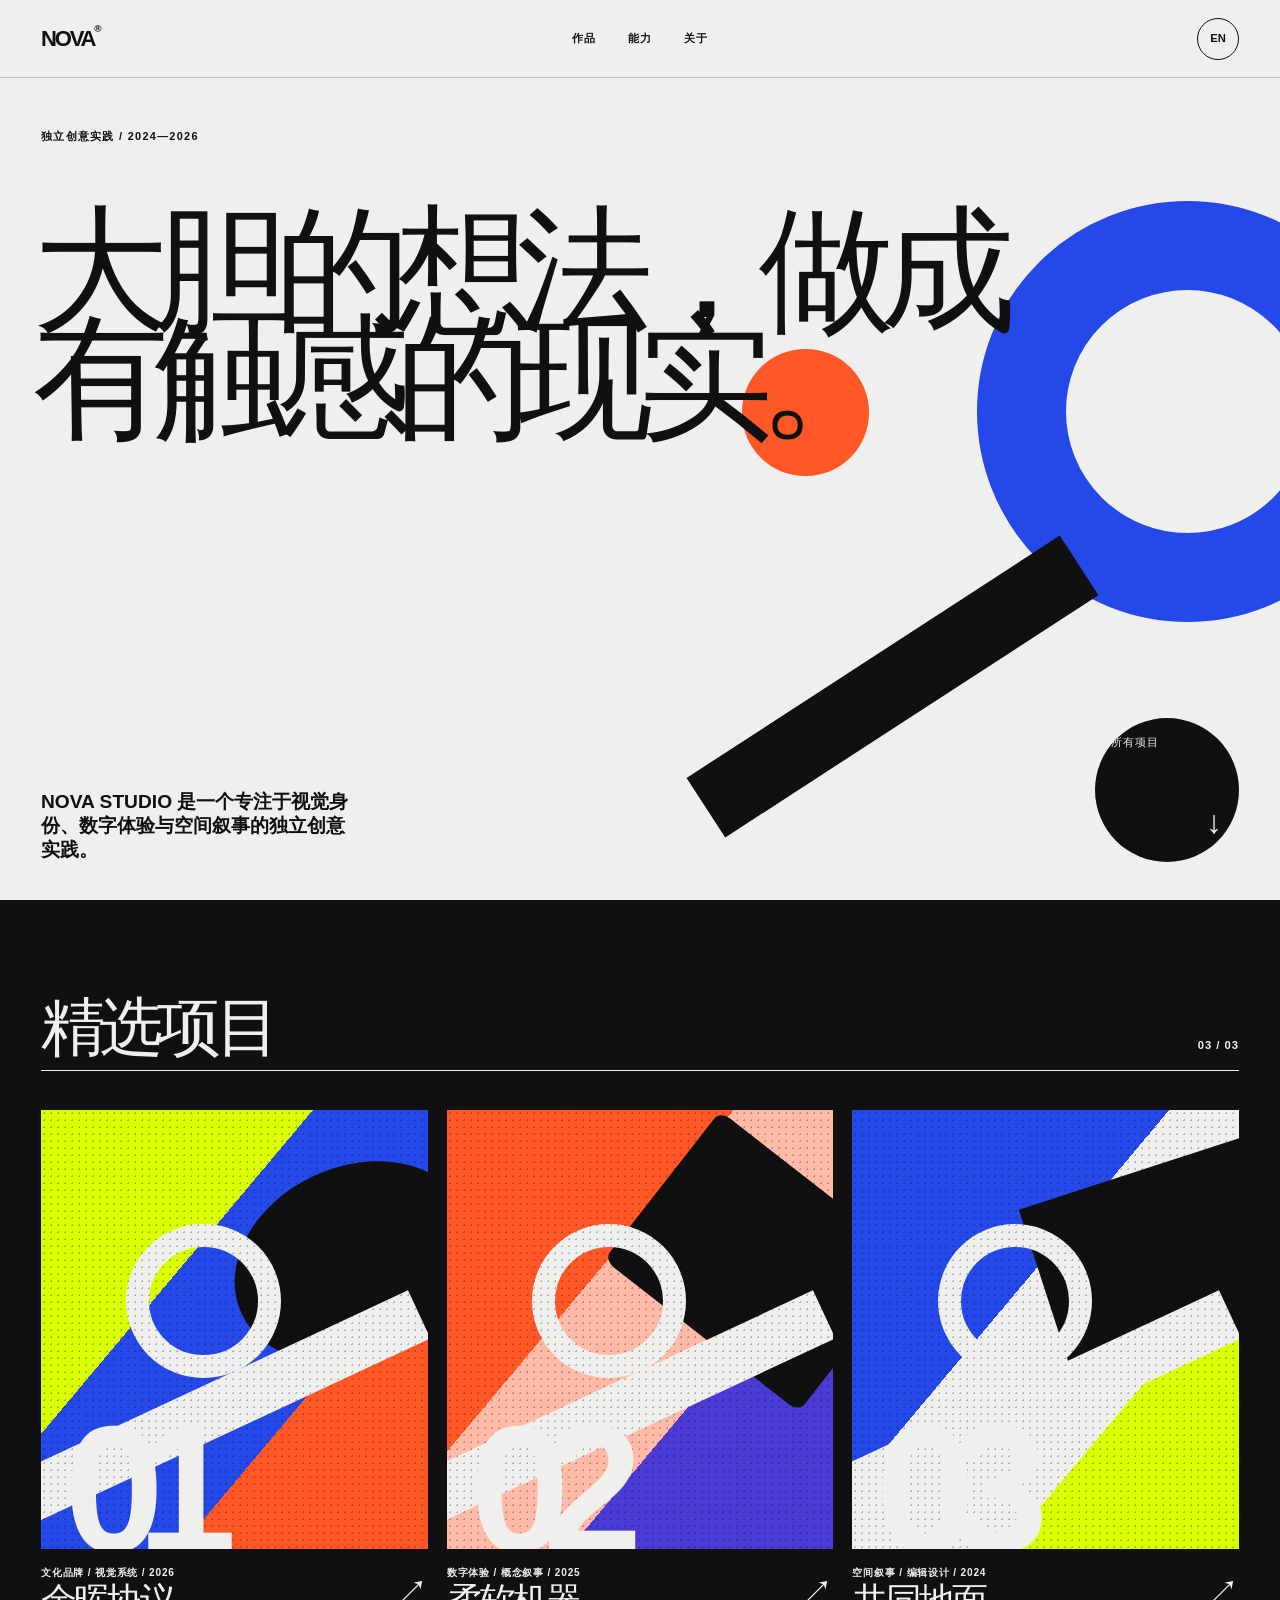
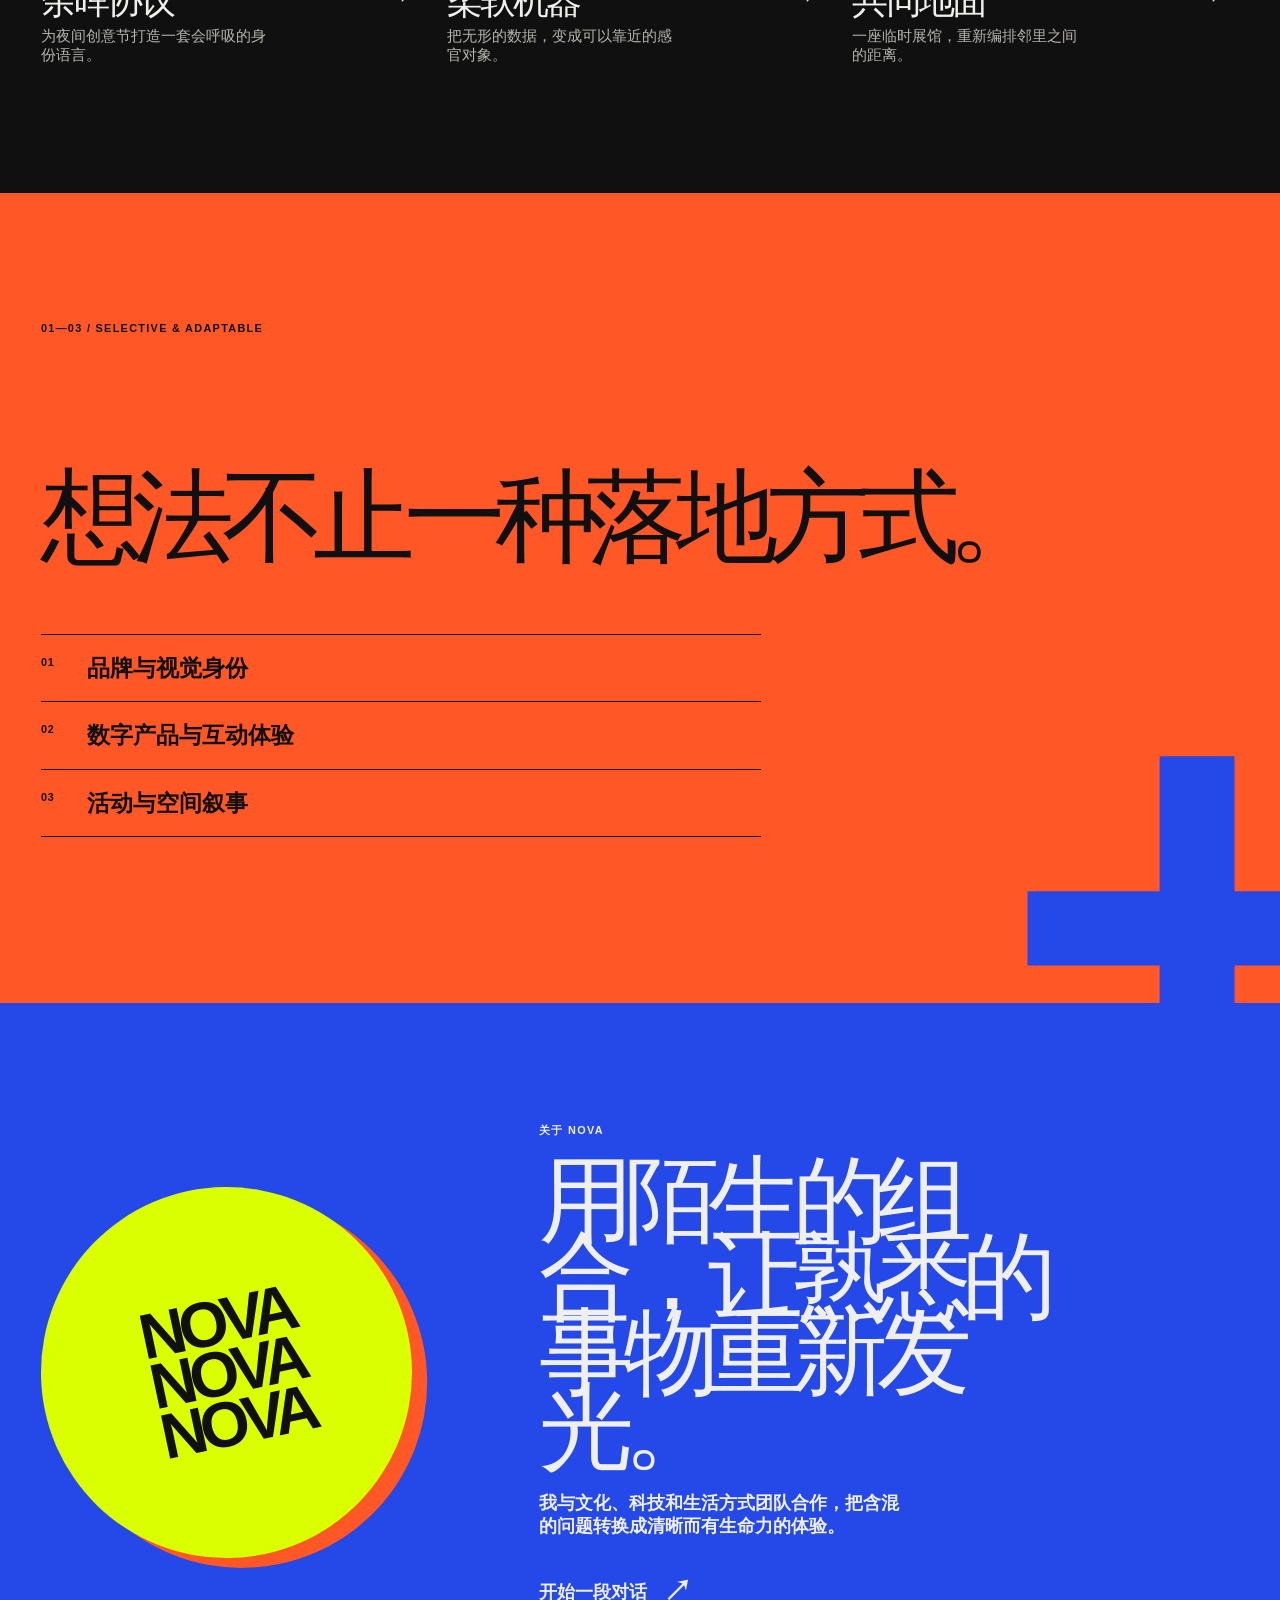
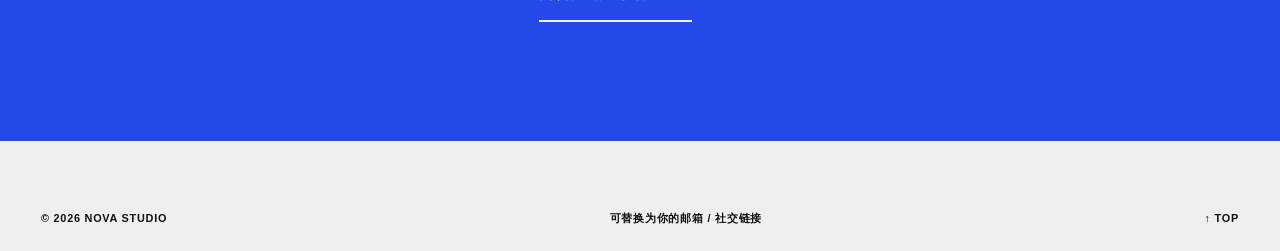
<file: index.html>
<!DOCTYPE html><html lang="zh-CN"><head><meta charSet="utf-8"/><meta name="viewport" content="width=device-width, initial-scale=1"/><link rel="stylesheet" href="/_next/static/css/index.B5cLcTwE.css" data-rsc-css-href="/_next/static/css/index.B5cLcTwE.css" data-precedence="vite-rsc/importer-resources"/><link rel="modulepreload" fetchPriority="low" href="/_next/static/chunks/index-NR9FAq4S.js"/><script src="/_next/static/chunks/rolldown-runtime-C60lm6uB.js" type="module" async=""></script><script src="/_next/static/chunks/framework-BaE7mD_r.js" type="module" async=""></script><script src="/_next/static/chunks/app-elements-Drg5O4vw.js" type="module" async=""></script><script src="/_next/static/chunks/hash-D0ldriCF.js" type="module" async=""></script><script src="/_next/static/chunks/record-BdkTR7AP.js" type="module" async=""></script><script src="/_next/static/chunks/app-rsc-cache-busting-CbnIsK9M.js" type="module" async=""></script><script src="/_next/static/chunks/app-rsc-render-mode-IDJu5NEE.js" type="module" async=""></script><script src="/_next/static/chunks/headers-CeAbe3am.js" type="module" async=""></script><script src="/_next/static/chunks/protocol-headers-URL33uU5.js" type="module" async=""></script><script src="/_next/static/chunks/deployment-id-DFhHa9wO.js" type="module" async=""></script><script src="/_next/static/chunks/navigation-errors-wvgRKjB-.js" type="module" async=""></script><link rel="modulepreload" href="/_next/static/chunks/layout-segment-context-C2wa1-hJ.js" crossorigin=""/><link rel="modulepreload" href="/_next/static/chunks/PortfolioHome-BiMKfct3.js" crossorigin=""/><link rel="modulepreload" href="/_next/static/chunks/data-akapLM-z.js" crossorigin=""/><link rel="modulepreload" href="/_next/static/chunks/query-DDhZxhdQ.js" crossorigin=""/><title>NOVA STUDIO — 创意作品集 | NOVA STUDIO</title><meta name="description" content="NOVA STUDIO 的实验性创意作品集，呈现品牌、数字体验与空间叙事。"/><meta property="og:title" content="NOVA STUDIO — Creative Portfolio"/><meta property="og:description" content="Bold ideas, made tangible."/><meta property="og:image" content="http://localhost:3000/og.png"/><meta name="twitter:card" content="summary_large_image"/><meta name="twitter:title" content="NOVA STUDIO — Creative Portfolio"/><meta name="twitter:description" content="Bold ideas, made tangible."/><meta name="twitter:image" content="http://localhost:3000/og.png"/><link rel="icon" href="/favicon.svg"/><script>Object.assign(((self[Symbol.for("vinext.navigationRuntime")]??={bootstrap:{routeManifest:null},functions:{}}).bootstrap.rsc??={rsc:[]}),{params:{},nav:{"pathname":"/","searchParams":[]}})</script><link rel="modulepreload" href="/_next/static/chunks/index-NR9FAq4S.js" />
</head><body><main><nav class="topbar" aria-label="Primary navigation"><a href="/" class="wordmark" aria-label="NOVA STUDIO home">NOVA<span>®</span></a><div class="nav-links"><a href="#work">作品</a><a href="#services">能力</a><a href="#about">关于</a></div><button class="language-switch" aria-label="Switch language">EN</button></nav><section class="hero"><p class="eyebrow">独立创意实践 / 2024—2026</p><h1>大胆的想法，做成有触感的现实。</h1><div class="hero-bottom"><p>NOVA STUDIO 是一个专注于视觉身份、数字体验与空间叙事的独立创意实践。</p><a class="circle-link" href="#work"><span>所有项目</span><b>↓</b></a></div><div class="hero-graphic" aria-hidden="true"><i></i><i></i><i></i></div></section><section class="work-section" id="work"><div class="section-heading"><h2>精选项目</h2><p>03 / 03</p></div><div class="project-list"><article class="project-card afterglow"><a href="/projects/afterglow.html" aria-label="查看案例: 余晖协议"><div class="card-visual" aria-hidden="true"><span>01</span><i></i><i></i><i></i></div><div class="project-meta"><div><p>文化品牌 / 视觉系统<!-- --> / <!-- -->2026</p><h3>余晖协议</h3></div><b>↗</b></div><p class="project-summary">为夜间创意节打造一套会呼吸的身份语言。</p></a></article><article class="project-card soft-machines"><a href="/projects/soft-machines.html" aria-label="查看案例: 柔软机器"><div class="card-visual" aria-hidden="true"><span>02</span><i></i><i></i><i></i></div><div class="project-meta"><div><p>数字体验 / 概念叙事<!-- --> / <!-- -->2025</p><h3>柔软机器</h3></div><b>↗</b></div><p class="project-summary">把无形的数据，变成可以靠近的感官对象。</p></a></article><article class="project-card common-ground"><a href="/projects/common-ground.html" aria-label="查看案例: 共同地面"><div class="card-visual" aria-hidden="true"><span>03</span><i></i><i></i><i></i></div><div class="project-meta"><div><p>空间叙事 / 编辑设计<!-- --> / <!-- -->2024</p><h3>共同地面</h3></div><b>↗</b></div><p class="project-summary">一座临时展馆，重新编排邻里之间的距离。</p></a></article></div></section><section class="services" id="services"><p class="eyebrow">01—03 / SELECTIVE &amp; ADAPTABLE</p><h2>想法不止一种落地方式。</h2><div><p><span>0<!-- -->1</span>品牌与视觉身份</p><p><span>0<!-- -->2</span>数字产品与互动体验</p><p><span>0<!-- -->3</span>活动与空间叙事</p></div></section><section class="about" id="about"><div class="stamp" aria-hidden="true">NOVA<br/>NOVA<br/>NOVA</div><div><p class="eyebrow">关于 NOVA</p><h2>用陌生的组合，让熟悉的事物重新发光。</h2><p>我与文化、科技和生活方式团队合作，把含混的问题转换成清晰而有生命力的体验。</p><a class="contact-link" href="mailto:hello@nova-studio.example">开始一段对话<!-- --> <span>↗</span></a></div></section><footer><p>© 2026 NOVA STUDIO</p><p>可替换为你的邮箱 / 社交链接</p><a href="#work">↑ TOP</a></footer></main><script type="module" src="/_next/static/chunks/index-NR9FAq4S.js" id="_R_" async=""></script><script>((self[Symbol.for("vinext.navigationRuntime")]??={bootstrap:{routeManifest:null},functions:{}}).bootstrap.rsc??={rsc:[]}).rsc.push("2:I[\"8c0f216c4604\",[],\"Children\",1]\n")</script><script>((self[Symbol.for("vinext.navigationRuntime")]??={bootstrap:{routeManifest:null},functions:{}}).bootstrap.rsc??={rsc:[]}).rsc.push("3:I[\"593f344dc510\",[],\"GlobalErrorBoundary\",1]\n")</script><script>((self[Symbol.for("vinext.navigationRuntime")]??={bootstrap:{routeManifest:null},functions:{}}).bootstrap.rsc??={rsc:[]}).rsc.push("4:I[\"0b874ad30386\",[],\"default\",1]\n")</script><script>((self[Symbol.for("vinext.navigationRuntime")]??={bootstrap:{routeManifest:null},functions:{}}).bootstrap.rsc??={rsc:[]}).rsc.push("5:I[\"593f344dc510\",[],\"ErrorBoundary\",1]\n")</script><script>((self[Symbol.for("vinext.navigationRuntime")]??={bootstrap:{routeManifest:null},functions:{}}).bootstrap.rsc??={rsc:[]}).rsc.push("6:I[\"15c18cfaeeff\",[],\"LayoutSegmentProvider\",1]\n")</script><script>((self[Symbol.for("vinext.navigationRuntime")]??={bootstrap:{routeManifest:null},functions:{}}).bootstrap.rsc??={rsc:[]}).rsc.push("7:I[\"8c0f216c4604\",[],\"Slot\",1]\n")</script><script>((self[Symbol.for("vinext.navigationRuntime")]??={bootstrap:{routeManifest:null},functions:{}}).bootstrap.rsc??={rsc:[]}).rsc.push("8:I[\"9276801271d6\",[],\"AppRouterScrollTarget\",1]\n")</script><script>((self[Symbol.for("vinext.navigationRuntime")]??={bootstrap:{routeManifest:null},functions:{}}).bootstrap.rsc??={rsc:[]}).rsc.push("9:I[\"593f344dc510\",[],\"RedirectBoundary\",1]\n")</script><script>((self[Symbol.for("vinext.navigationRuntime")]??={bootstrap:{routeManifest:null},functions:{}}).bootstrap.rsc??={rsc:[]}).rsc.push(":HL[\"/_next/static/css/index.B5cLcTwE.css\",\"style\"     ]\n")</script><script>((self[Symbol.for("vinext.navigationRuntime")]??={bootstrap:{routeManifest:null},functions:{}}).bootstrap.rsc??={rsc:[]}).rsc.push("0:{\"__route\":\"route:/\",\"__interceptionContext\":null,\"__layoutIds\":[\"layout:/\"],\"__rootLayout\":\"/\",\"__sourcePage\":\"/page\",\"page:/\":\"$L1\",\"layout:/\":[[[[\"$\",\"link\",\"css:/_next/static/css/index.B5cLcTwE.css\",{\"rel\":\"stylesheet\",\"precedence\":\"vite-rsc/importer-resources\",\"href\":\"/_next/static/css/index.B5cLcTwE.css\",\"data-rsc-css-href\":\"/_next/static/css/index.B5cLcTwE.css\"}],\"$undefined\"],[\"$\",\"html\",null,{\"lang\":\"zh-CN\",\"children\":[\"$\",\"body\",null,{\"children\":[\"$\",\"$L2\",null,{}]}]}]],null],\"route:/\":[[[\"$\",\"meta\",null,{\"charSet\":\"utf-8\"}],[[\"$\",\"title\",\"0\",{\"children\":\"NOVA STUDIO — 创意作品集 | NOVA STUDIO\"}],[\"$\",\"meta\",\"1\",{\"name\":\"description\",\"content\":\"NOVA STUDIO 的实验性创意作品集，呈现品牌、数字体验与空间叙事。\"}],[\"$\",\"meta\",\"2\",{\"property\":\"og:title\",\"content\":\"NOVA STUDIO — Creative Portfolio\"}],[\"$\",\"meta\",\"3\",{\"property\":\"og:description\",\"content\":\"Bold ideas, made tangible.\"}],[\"$\",\"meta\",\"4\",{\"property\":\"og:image\",\"content\":\"http://localhost:3000/og.png\"}],[\"$\",\"meta\",\"5\",{\"name\":\"twitter:card\",\"content\":\"summary_large_image\"}],[\"$\",\"meta\",\"6\",{\"name\":\"twitter:title\",\"content\":\"NOVA STUDIO — Creative Portfolio\"}],[\"$\",\"meta\",\"7\",{\"name\":\"twitter:description\",\"content\":\"Bold ideas, made tangible.\"}],[\"$\",\"meta\",\"8\",{\"name\":\"twitter:image\",\"content\":\"http://localhost:3000/og.png\"}],[\"$\",\"link\",\"9\",{\"rel\":\"icon\",\"href\":\"/favicon.svg\"}]],[[\"$\",\"meta\",\"0\",{\"name\":\"viewport\",\"content\":\"width=device-width, initial-scale=1\"}]]],[\"$\",\"$L3\",null,{\"fallback\":\"$4\",\"children\":[\"$\",\"$L5\",null,{\"fallback\":\"$4\",\"children\":[\"$\",\"$L6\",null,{\"providerId\":\"layout:/\",\"segmentMap\":{\"children\":[]},\"children\":[\"$\",\"$L7\",null,{\"id\":\"layout:/\",\"parallelSlots\":\"$undefined\",\"children\":[\"$\",\"$L8\",null,{\"children\":[\"$\",\"$L9\",null,{\"children\":[[\"$\",\"$L6\",null,{\"providerId\":\"page:/\",\"segmentMap\":{\"children\":[\"__PAGE__\"]},\"children\":[\"$\",\"$L7\",null,{\"id\":\"page:/\"}]}],null]}]}]}]}]}]}],null,null],\"__layoutFlags\":{\"layout:/\":\"s\"},\"__artifactCompatibility\":{\"schemaVersion\":1,\"graphVersion\":\"app-route-graph:1177fd80f83fa7b0\",\"deploymentVersion\":\"5221e295-a847-48b2-9e23-64ae07bf2778\",\"appElementsSchemaVersion\":1,\"rscPayloadSchemaVersion\":1,\"rootBoundaryId\":\"/\",\"renderEpoch\":null},\"__renderObservation\":{\"schemaVersion\":1,\"output\":{\"kind\":\"app-rsc\",\"mountedSlotsFingerprint\":null,\"renderEpoch\":null,\"rootBoundaryId\":\"/\",\"routeId\":\"route:/\"},\"completeness\":\"partial\",\"boundaryOutcome\":{\"kind\":\"unknown\"},\"requestApis\":[{\"kind\":\"connection\",\"status\":\"unknown\"},{\"kind\":\"cookies\",\"status\":\"unknown\"},{\"kind\":\"draftMode\",\"status\":\"unknown\"},{\"kind\":\"headers\",\"status\":\"unknown\"},{\"kind\":\"params\",\"status\":\"unknown\"},{\"kind\":\"searchParams\",\"status\":\"unknown\"}],\"dynamicFetches\":[],\"cacheTags\":[\"/\",\"_N_T_/\",\"_N_T_/index\",\"_N_T_/layout\",\"_N_T_/page\"],\"pathTags\":[\"/\"],\"cacheability\":\"unknown\",\"downgrade\":{\"target\":\"freshRender\",\"reasons\":[{\"code\":\"CP_DOWNGRADE_CACHEABILITY_UNKNOWN\",\"target\":\"freshRender\"},{\"code\":\"CP_DOWNGRADE_INCOMPLETE_OBSERVATION\",\"completeness\":\"partial\",\"target\":\"freshRender\"},{\"code\":\"CP_DOWNGRADE_UNKNOWN_REQUEST_API\",\"requestApi\":\"connection\",\"target\":\"freshRender\"},{\"code\":\"CP_DOWNGRADE_UNKNOWN_REQUEST_API\",\"requestApi\":\"cookies\",\"target\":\"freshRender\"},{\"code\":\"CP_DOWNGRADE_UNKNOWN_REQUEST_API\",\"requestApi\":\"draftMode\",\"target\":\"freshRender\"},{\"code\":\"CP_DOWNGRADE_UNKNOWN_REQUEST_API\",\"requestApi\":\"headers\",\"target\":\"freshRender\"},{\"code\":\"CP_DOWNGRADE_UNKNOWN_REQUEST_API\",\"requestApi\":\"params\",\"target\":\"freshRender\"},{\"code\":\"CP_DOWNGRADE_UNKNOWN_REQUEST_API\",\"requestApi\":\"searchParams\",\"target\":\"freshRender\"}],\"fallback\":{\"kind\":\"breakerFallback\",\"code\":\"CP_PRIVATE_DYNAMIC_DOWNGRADE\",\"mode\":\"renderFresh\",\"scope\":\"affectedOutput\",\"fields\":{\"reasonCodes\":[\"CP_DOWNGRADE_CACHEABILITY_UNKNOWN\",\"CP_DOWNGRADE_INCOMPLETE_OBSERVATION\",\"CP_DOWNGRADE_UNKNOWN_REQUEST_API\",\"CP_DOWNGRADE_UNKNOWN_REQUEST_API\",\"CP_DOWNGRADE_UNKNOWN_REQUEST_API\",\"CP_DOWNGRADE_UNKNOWN_REQUEST_API\",\"CP_DOWNGRADE_UNKNOWN_REQUEST_API\",\"CP_DOWNGRADE_UNKNOWN_REQUEST_API\"],\"target\":\"freshRender\"}},\"isPublicCacheCandidate\":false}}}\n")</script><script>((self[Symbol.for("vinext.navigationRuntime")]??={bootstrap:{routeManifest:null},functions:{}}).bootstrap.rsc??={rsc:[]}).rsc.push("a:I[\"602e3a49aebf\",[],\"PortfolioHome\",1]\n")</script><script>((self[Symbol.for("vinext.navigationRuntime")]??={bootstrap:{routeManifest:null},functions:{}}).bootstrap.rsc??={rsc:[]}).rsc.push("1:[\"$\",\"$La\",null,{}]\n")</script><script>Object.assign(((self[Symbol.for("vinext.navigationRuntime")]??={bootstrap:{routeManifest:null},functions:{}}).bootstrap.rsc??={rsc:[]}),{"initialCacheKind":"static"});((self[Symbol.for("vinext.navigationRuntime")]??={bootstrap:{routeManifest:null},functions:{}}).bootstrap.rsc??={rsc:[]}).done=true</script></body></html>
</file>
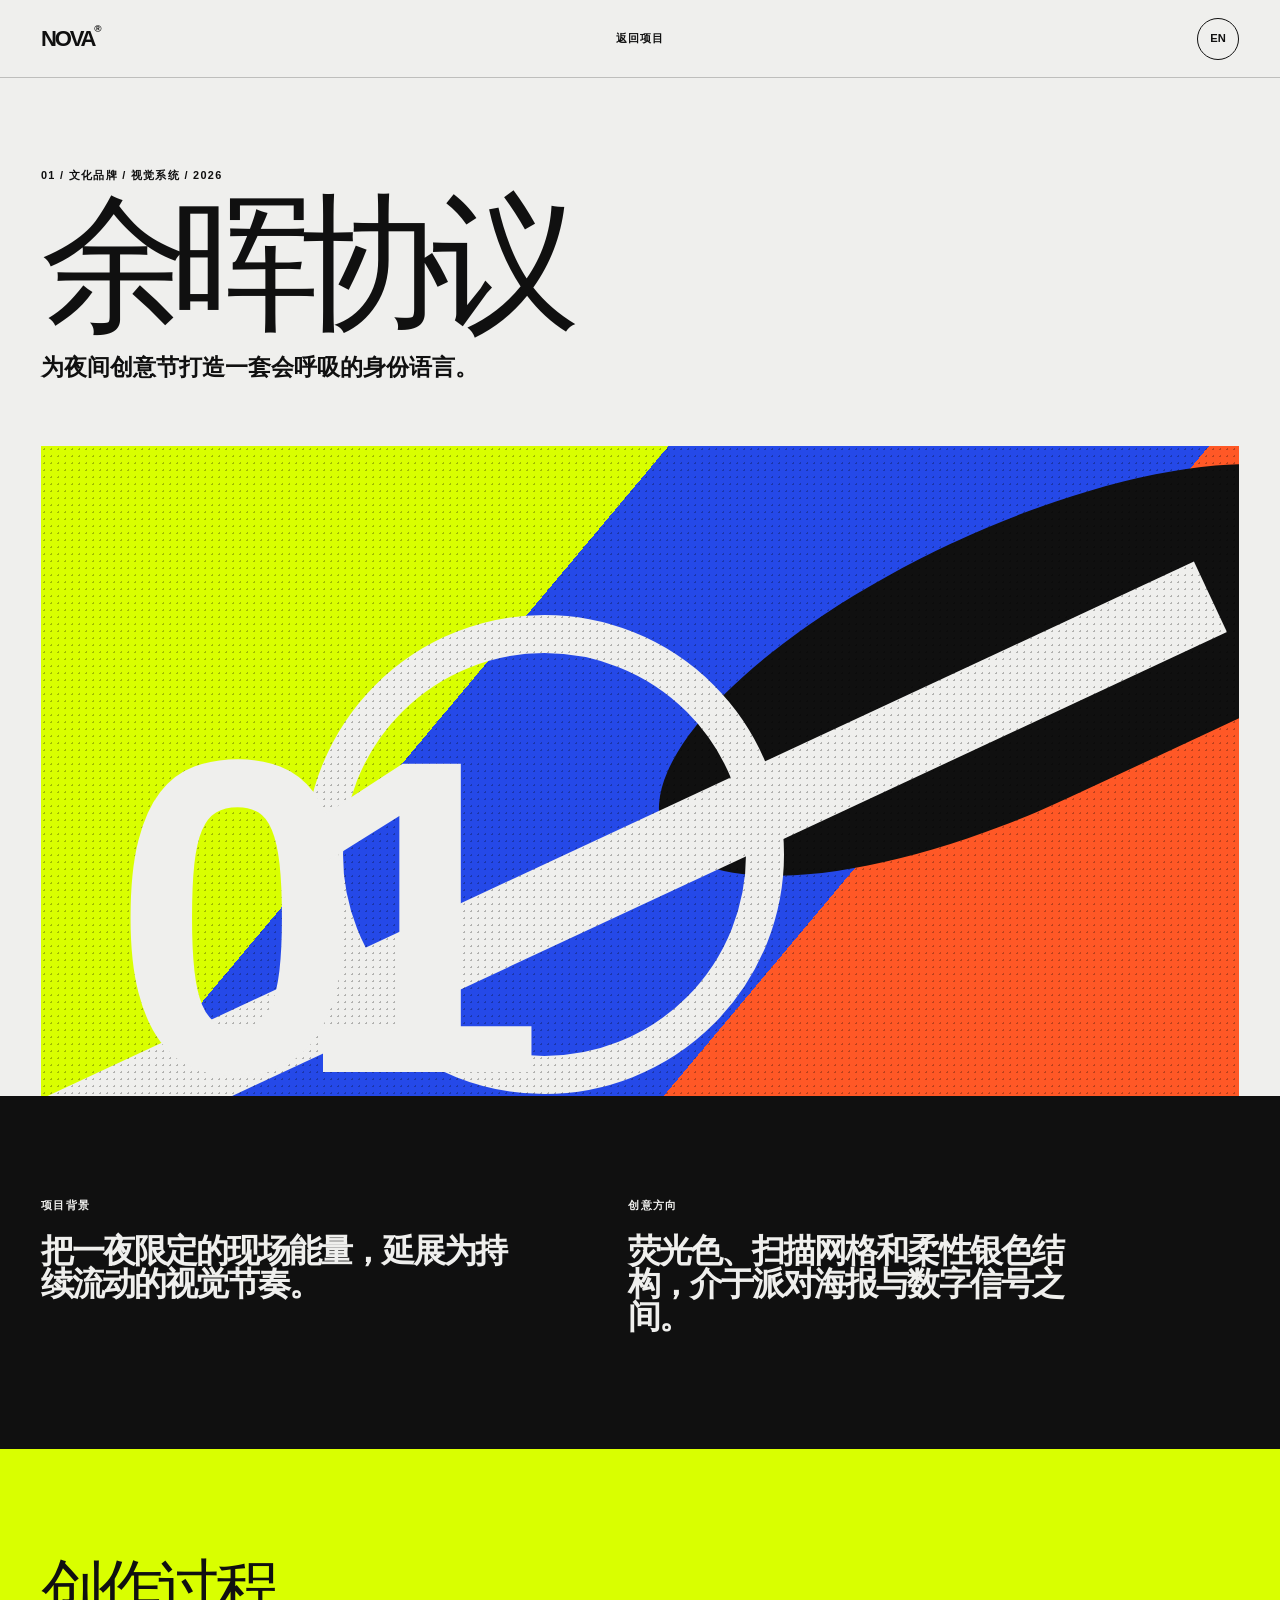
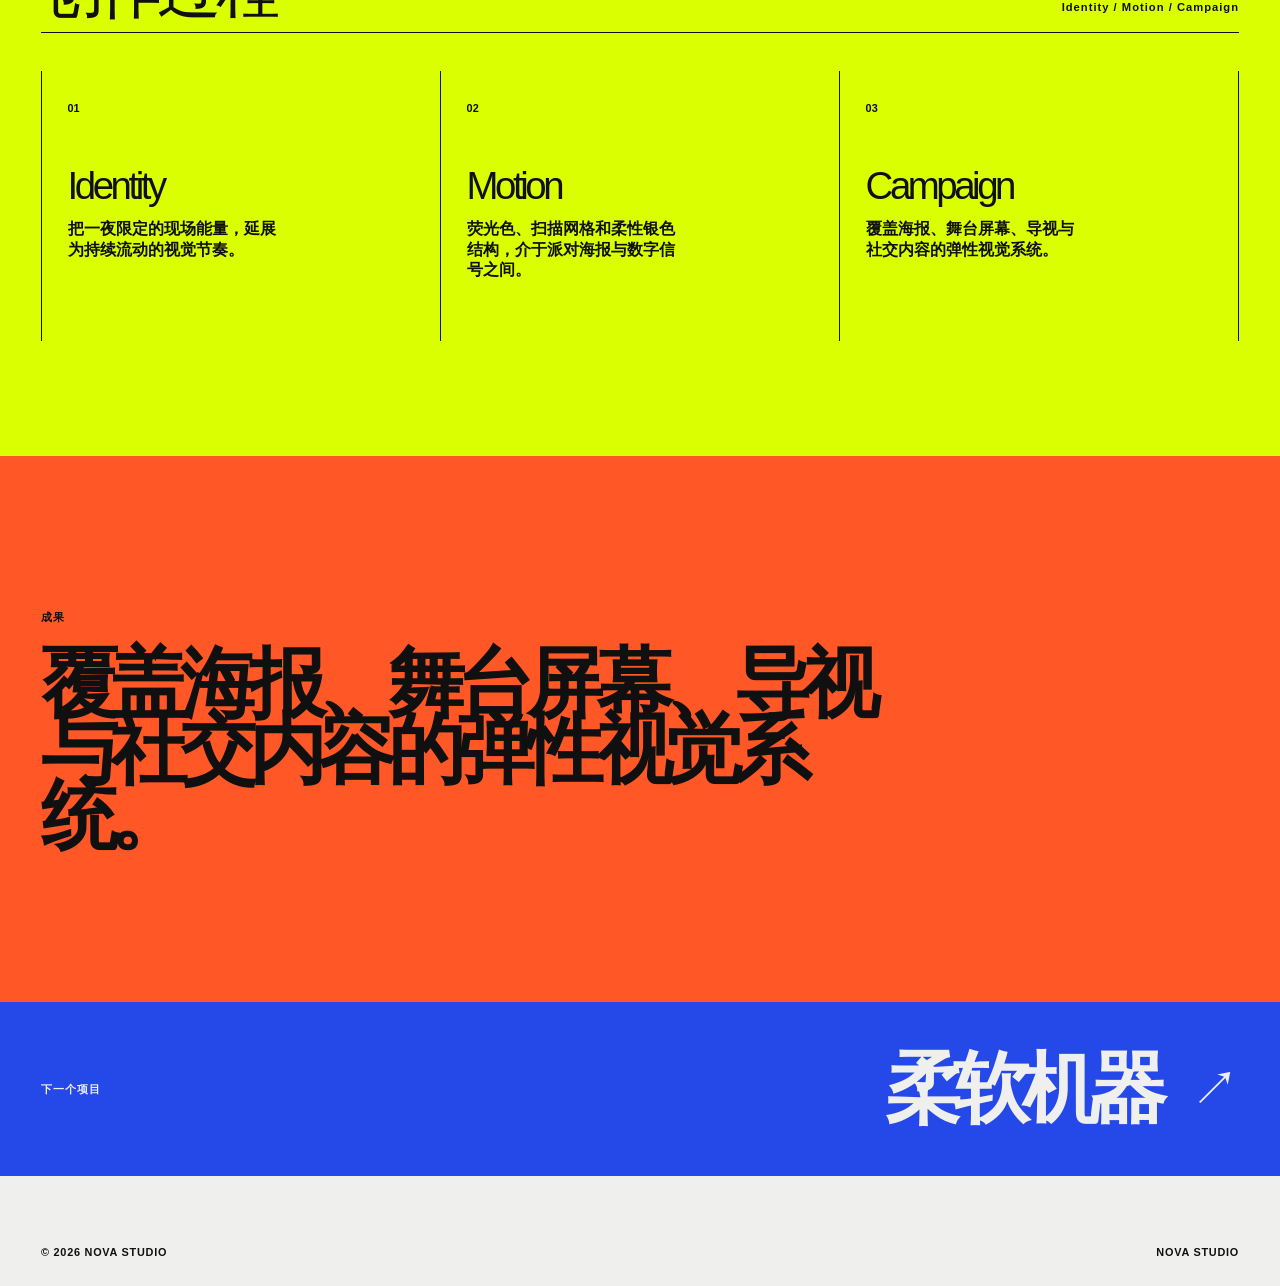
<file: projects/afterglow.html>
<!DOCTYPE html><html lang="zh-CN"><head><meta charSet="utf-8"/><meta name="viewport" content="width=device-width, initial-scale=1"/><link rel="stylesheet" href="/_next/static/css/index.B5cLcTwE.css" data-rsc-css-href="/_next/static/css/index.B5cLcTwE.css" data-precedence="vite-rsc/importer-resources"/><link rel="modulepreload" fetchPriority="low" href="/_next/static/chunks/index-NR9FAq4S.js"/><script src="/_next/static/chunks/rolldown-runtime-C60lm6uB.js" type="module" async=""></script><script src="/_next/static/chunks/framework-BaE7mD_r.js" type="module" async=""></script><script src="/_next/static/chunks/app-elements-Drg5O4vw.js" type="module" async=""></script><script src="/_next/static/chunks/hash-D0ldriCF.js" type="module" async=""></script><script src="/_next/static/chunks/record-BdkTR7AP.js" type="module" async=""></script><script src="/_next/static/chunks/app-rsc-cache-busting-CbnIsK9M.js" type="module" async=""></script><script src="/_next/static/chunks/app-rsc-render-mode-IDJu5NEE.js" type="module" async=""></script><script src="/_next/static/chunks/headers-CeAbe3am.js" type="module" async=""></script><script src="/_next/static/chunks/protocol-headers-URL33uU5.js" type="module" async=""></script><script src="/_next/static/chunks/deployment-id-DFhHa9wO.js" type="module" async=""></script><script src="/_next/static/chunks/navigation-errors-wvgRKjB-.js" type="module" async=""></script><link rel="modulepreload" href="/_next/static/chunks/layout-segment-context-C2wa1-hJ.js" crossorigin=""/><link rel="modulepreload" href="/_next/static/chunks/ProjectDetail-B3wnTRnI.js" crossorigin=""/><link rel="modulepreload" href="/_next/static/chunks/data-akapLM-z.js" crossorigin=""/><link rel="modulepreload" href="/_next/static/chunks/query-DDhZxhdQ.js" crossorigin=""/><title>余晖协议 | NOVA STUDIO</title><meta name="description" content="为夜间创意节打造一套会呼吸的身份语言。"/><meta property="og:title" content="Afterglow Protocol"/><meta property="og:description" content="A breathing identity for a nocturnal creative festival."/><meta property="og:image" content="http://localhost:3000/og.png"/><meta name="twitter:card" content="summary_large_image"/><meta name="twitter:title" content="Afterglow Protocol"/><meta name="twitter:description" content="A breathing identity for a nocturnal creative festival."/><meta name="twitter:image" content="http://localhost:3000/og.png"/><link rel="icon" href="/favicon.svg"/><script>Object.assign(((self[Symbol.for("vinext.navigationRuntime")]??={bootstrap:{routeManifest:null},functions:{}}).bootstrap.rsc??={rsc:[]}),{params:{"slug":"afterglow"},nav:{"pathname":"/projects/afterglow","searchParams":[]}})</script><link rel="modulepreload" href="/_next/static/chunks/index-NR9FAq4S.js" />
</head><body><main class="detail-page"><nav class="topbar detail-nav" aria-label="Project navigation"><a href="/" class="wordmark" aria-label="NOVA STUDIO home">NOVA<span>®</span></a><a href="/" class="back-link">返回项目</a><button class="language-switch" aria-label="Switch language">EN</button></nav><section class="detail-hero"><p class="eyebrow">01<!-- --> / <!-- -->文化品牌 / 视觉系统<!-- --> / <!-- -->2026</p><h1>余晖协议</h1><p>为夜间创意节打造一套会呼吸的身份语言。</p><div class="detail-visual afterglow" aria-hidden="true"><span>01</span><i></i><i></i><i></i></div></section><section class="detail-copy"><div><p class="eyebrow">项目背景</p><p>把一夜限定的现场能量，延展为持续流动的视觉节奏。</p></div><div><p class="eyebrow">创意方向</p><p>荧光色、扫描网格和柔性银色结构，介于派对海报与数字信号之间。</p></div></section><section class="process"><div class="section-heading"><h2>创作过程</h2><p>Identity / Motion / Campaign</p></div><div class="process-grid"><article><span>0<!-- -->1</span><h3>Identity</h3><p>把一夜限定的现场能量，延展为持续流动的视觉节奏。</p></article><article><span>0<!-- -->2</span><h3>Motion</h3><p>荧光色、扫描网格和柔性银色结构，介于派对海报与数字信号之间。</p></article><article><span>0<!-- -->3</span><h3>Campaign</h3><p>覆盖海报、舞台屏幕、导视与社交内容的弹性视觉系统。</p></article></div></section><section class="outcome"><p class="eyebrow">成果</p><p>覆盖海报、舞台屏幕、导视与社交内容的弹性视觉系统。</p></section><a href="/projects/soft-machines.html" class="next-project"><span>下一个项目</span><strong>柔软机器</strong><b>↗</b></a><footer><p>© 2026 NOVA STUDIO</p><a href="/">NOVA STUDIO</a></footer></main><script type="module" src="/_next/static/chunks/index-NR9FAq4S.js" id="_R_" async=""></script><script>((self[Symbol.for("vinext.navigationRuntime")]??={bootstrap:{routeManifest:null},functions:{}}).bootstrap.rsc??={rsc:[]}).rsc.push("2:I[\"8c0f216c4604\",[],\"Children\",1]\n")</script><script>((self[Symbol.for("vinext.navigationRuntime")]??={bootstrap:{routeManifest:null},functions:{}}).bootstrap.rsc??={rsc:[]}).rsc.push("3:I[\"593f344dc510\",[],\"GlobalErrorBoundary\",1]\n")</script><script>((self[Symbol.for("vinext.navigationRuntime")]??={bootstrap:{routeManifest:null},functions:{}}).bootstrap.rsc??={rsc:[]}).rsc.push("4:I[\"0b874ad30386\",[],\"default\",1]\n")</script><script>((self[Symbol.for("vinext.navigationRuntime")]??={bootstrap:{routeManifest:null},functions:{}}).bootstrap.rsc??={rsc:[]}).rsc.push("5:I[\"593f344dc510\",[],\"ErrorBoundary\",1]\n")</script><script>((self[Symbol.for("vinext.navigationRuntime")]??={bootstrap:{routeManifest:null},functions:{}}).bootstrap.rsc??={rsc:[]}).rsc.push("6:I[\"15c18cfaeeff\",[],\"LayoutSegmentProvider\",1]\n")</script><script>((self[Symbol.for("vinext.navigationRuntime")]??={bootstrap:{routeManifest:null},functions:{}}).bootstrap.rsc??={rsc:[]}).rsc.push("7:I[\"8c0f216c4604\",[],\"Slot\",1]\n")</script><script>((self[Symbol.for("vinext.navigationRuntime")]??={bootstrap:{routeManifest:null},functions:{}}).bootstrap.rsc??={rsc:[]}).rsc.push("8:I[\"9276801271d6\",[],\"AppRouterScrollTarget\",1]\n")</script><script>((self[Symbol.for("vinext.navigationRuntime")]??={bootstrap:{routeManifest:null},functions:{}}).bootstrap.rsc??={rsc:[]}).rsc.push("9:I[\"593f344dc510\",[],\"RedirectBoundary\",1]\n")</script><script>((self[Symbol.for("vinext.navigationRuntime")]??={bootstrap:{routeManifest:null},functions:{}}).bootstrap.rsc??={rsc:[]}).rsc.push(":HL[\"/_next/static/css/index.B5cLcTwE.css\",\"style\"     ]\n")</script><script>((self[Symbol.for("vinext.navigationRuntime")]??={bootstrap:{routeManifest:null},functions:{}}).bootstrap.rsc??={rsc:[]}).rsc.push("0:{\"__route\":\"route:/projects/afterglow\",\"__interceptionContext\":null,\"__layoutIds\":[\"layout:/\"],\"__rootLayout\":\"/\",\"__sourcePage\":\"/projects/[slug]/page\",\"page:/projects/afterglow\":\"$L1\",\"layout:/\":[[[[\"$\",\"link\",\"css:/_next/static/css/index.B5cLcTwE.css\",{\"rel\":\"stylesheet\",\"precedence\":\"vite-rsc/importer-resources\",\"href\":\"/_next/static/css/index.B5cLcTwE.css\",\"data-rsc-css-href\":\"/_next/static/css/index.B5cLcTwE.css\"}],\"$undefined\"],[\"$\",\"html\",null,{\"lang\":\"zh-CN\",\"children\":[\"$\",\"body\",null,{\"children\":[\"$\",\"$L2\",null,{}]}]}]],null],\"route:/projects/afterglow\":[[[\"$\",\"meta\",null,{\"charSet\":\"utf-8\"}],[[\"$\",\"title\",\"0\",{\"children\":\"余晖协议 | NOVA STUDIO\"}],[\"$\",\"meta\",\"1\",{\"name\":\"description\",\"content\":\"为夜间创意节打造一套会呼吸的身份语言。\"}],[\"$\",\"meta\",\"2\",{\"property\":\"og:title\",\"content\":\"Afterglow Protocol\"}],[\"$\",\"meta\",\"3\",{\"property\":\"og:description\",\"content\":\"A breathing identity for a nocturnal creative festival.\"}],[\"$\",\"meta\",\"4\",{\"property\":\"og:image\",\"content\":\"http://localhost:3000/og.png\"}],[\"$\",\"meta\",\"5\",{\"name\":\"twitter:card\",\"content\":\"summary_large_image\"}],[\"$\",\"meta\",\"6\",{\"name\":\"twitter:title\",\"content\":\"Afterglow Protocol\"}],[\"$\",\"meta\",\"7\",{\"name\":\"twitter:description\",\"content\":\"A breathing identity for a nocturnal creative festival.\"}],[\"$\",\"meta\",\"8\",{\"name\":\"twitter:image\",\"content\":\"http://localhost:3000/og.png\"}],[\"$\",\"link\",\"9\",{\"rel\":\"icon\",\"href\":\"/favicon.svg\"}]],[[\"$\",\"meta\",\"0\",{\"name\":\"viewport\",\"content\":\"width=device-width, initial-scale=1\"}]]],[\"$\",\"$L3\",null,{\"fallback\":\"$4\",\"children\":[\"$\",\"$L5\",null,{\"fallback\":\"$4\",\"children\":[\"$\",\"$L6\",null,{\"providerId\":\"layout:/\",\"segmentMap\":{\"children\":[\"projects\",\"afterglow\"]},\"children\":[\"$\",\"$L7\",null,{\"id\":\"layout:/\",\"parallelSlots\":\"$undefined\",\"children\":[\"$\",\"$L8\",null,{\"children\":[\"$\",\"$L9\",null,{\"children\":[[\"$\",\"$L6\",null,{\"providerId\":\"page:/projects/afterglow\",\"segmentMap\":{\"children\":[\"__PAGE__\"]},\"children\":[\"$\",\"$L7\",null,{\"id\":\"page:/projects/afterglow\"}]}],null]}]}]}]}]}]}],null,null],\"__layoutFlags\":{\"layout:/\":\"s\"},\"__artifactCompatibility\":{\"schemaVersion\":1,\"graphVersion\":\"app-route-graph:e2b6660f752f1534\",\"deploymentVersion\":\"5221e295-a847-48b2-9e23-64ae07bf2778\",\"appElementsSchemaVersion\":1,\"rscPayloadSchemaVersion\":1,\"rootBoundaryId\":\"/\",\"renderEpoch\":null},\"__renderObservation\":{\"schemaVersion\":1,\"output\":{\"kind\":\"app-rsc\",\"mountedSlotsFingerprint\":null,\"renderEpoch\":null,\"rootBoundaryId\":\"/\",\"routeId\":\"route:/projects/afterglow\"},\"completeness\":\"partial\",\"boundaryOutcome\":{\"kind\":\"unknown\"},\"requestApis\":[{\"kind\":\"connection\",\"status\":\"unknown\"},{\"kind\":\"cookies\",\"status\":\"unknown\"},{\"kind\":\"draftMode\",\"status\":\"unknown\"},{\"kind\":\"headers\",\"status\":\"unknown\"},{\"kind\":\"params\",\"status\":\"observed\"},{\"kind\":\"searchParams\",\"status\":\"unknown\"}],\"dynamicFetches\":[],\"cacheTags\":[\"/projects/afterglow\",\"_N_T_/layout\",\"_N_T_/projects/[slug]/layout\",\"_N_T_/projects/[slug]/page\",\"_N_T_/projects/afterglow\",\"_N_T_/projects/layout\"],\"pathTags\":[\"/projects/afterglow\"],\"cacheability\":\"unknown\",\"downgrade\":{\"target\":\"freshRender\",\"reasons\":[{\"code\":\"CP_DOWNGRADE_CACHEABILITY_UNKNOWN\",\"target\":\"freshRender\"},{\"code\":\"CP_DOWNGRADE_INCOMPLETE_OBSERVATION\",\"completeness\":\"partial\",\"target\":\"freshRender\"},{\"code\":\"CP_DOWNGRADE_UNKNOWN_REQUEST_API\",\"requestApi\":\"connection\",\"target\":\"freshRender\"},{\"code\":\"CP_DOWNGRADE_UNKNOWN_REQUEST_API\",\"requestApi\":\"cookies\",\"target\":\"freshRender\"},{\"code\":\"CP_DOWNGRADE_UNKNOWN_REQUEST_API\",\"requestApi\":\"draftMode\",\"target\":\"freshRender\"},{\"code\":\"CP_DOWNGRADE_UNKNOWN_REQUEST_API\",\"requestApi\":\"headers\",\"target\":\"freshRender\"},{\"code\":\"CP_DOWNGRADE_PUBLIC_REQUEST_API\",\"requestApi\":\"params\",\"target\":\"publicVariant\"},{\"code\":\"CP_DOWNGRADE_UNKNOWN_REQUEST_API\",\"requestApi\":\"searchParams\",\"target\":\"freshRender\"}],\"fallback\":{\"kind\":\"breakerFallback\",\"code\":\"CP_PRIVATE_DYNAMIC_DOWNGRADE\",\"mode\":\"renderFresh\",\"scope\":\"affectedOutput\",\"fields\":{\"reasonCodes\":[\"CP_DOWNGRADE_CACHEABILITY_UNKNOWN\",\"CP_DOWNGRADE_INCOMPLETE_OBSERVATION\",\"CP_DOWNGRADE_UNKNOWN_REQUEST_API\",\"CP_DOWNGRADE_UNKNOWN_REQUEST_API\",\"CP_DOWNGRADE_UNKNOWN_REQUEST_API\",\"CP_DOWNGRADE_UNKNOWN_REQUEST_API\",\"CP_DOWNGRADE_PUBLIC_REQUEST_API\",\"CP_DOWNGRADE_UNKNOWN_REQUEST_API\"],\"target\":\"freshRender\"}},\"isPublicCacheCandidate\":false}}}\n")</script><script>((self[Symbol.for("vinext.navigationRuntime")]??={bootstrap:{routeManifest:null},functions:{}}).bootstrap.rsc??={rsc:[]}).rsc.push("a:I[\"c0f612bc37e4\",[],\"ProjectDetail\",1]\n")</script><script>((self[Symbol.for("vinext.navigationRuntime")]??={bootstrap:{routeManifest:null},functions:{}}).bootstrap.rsc??={rsc:[]}).rsc.push("1:[\"$\",\"$La\",null,{\"slug\":\"afterglow\"}]\n")</script><script>Object.assign(((self[Symbol.for("vinext.navigationRuntime")]??={bootstrap:{routeManifest:null},functions:{}}).bootstrap.rsc??={rsc:[]}),{"initialCacheKind":"static"});((self[Symbol.for("vinext.navigationRuntime")]??={bootstrap:{routeManifest:null},functions:{}}).bootstrap.rsc??={rsc:[]}).done=true</script></body></html>
</file>
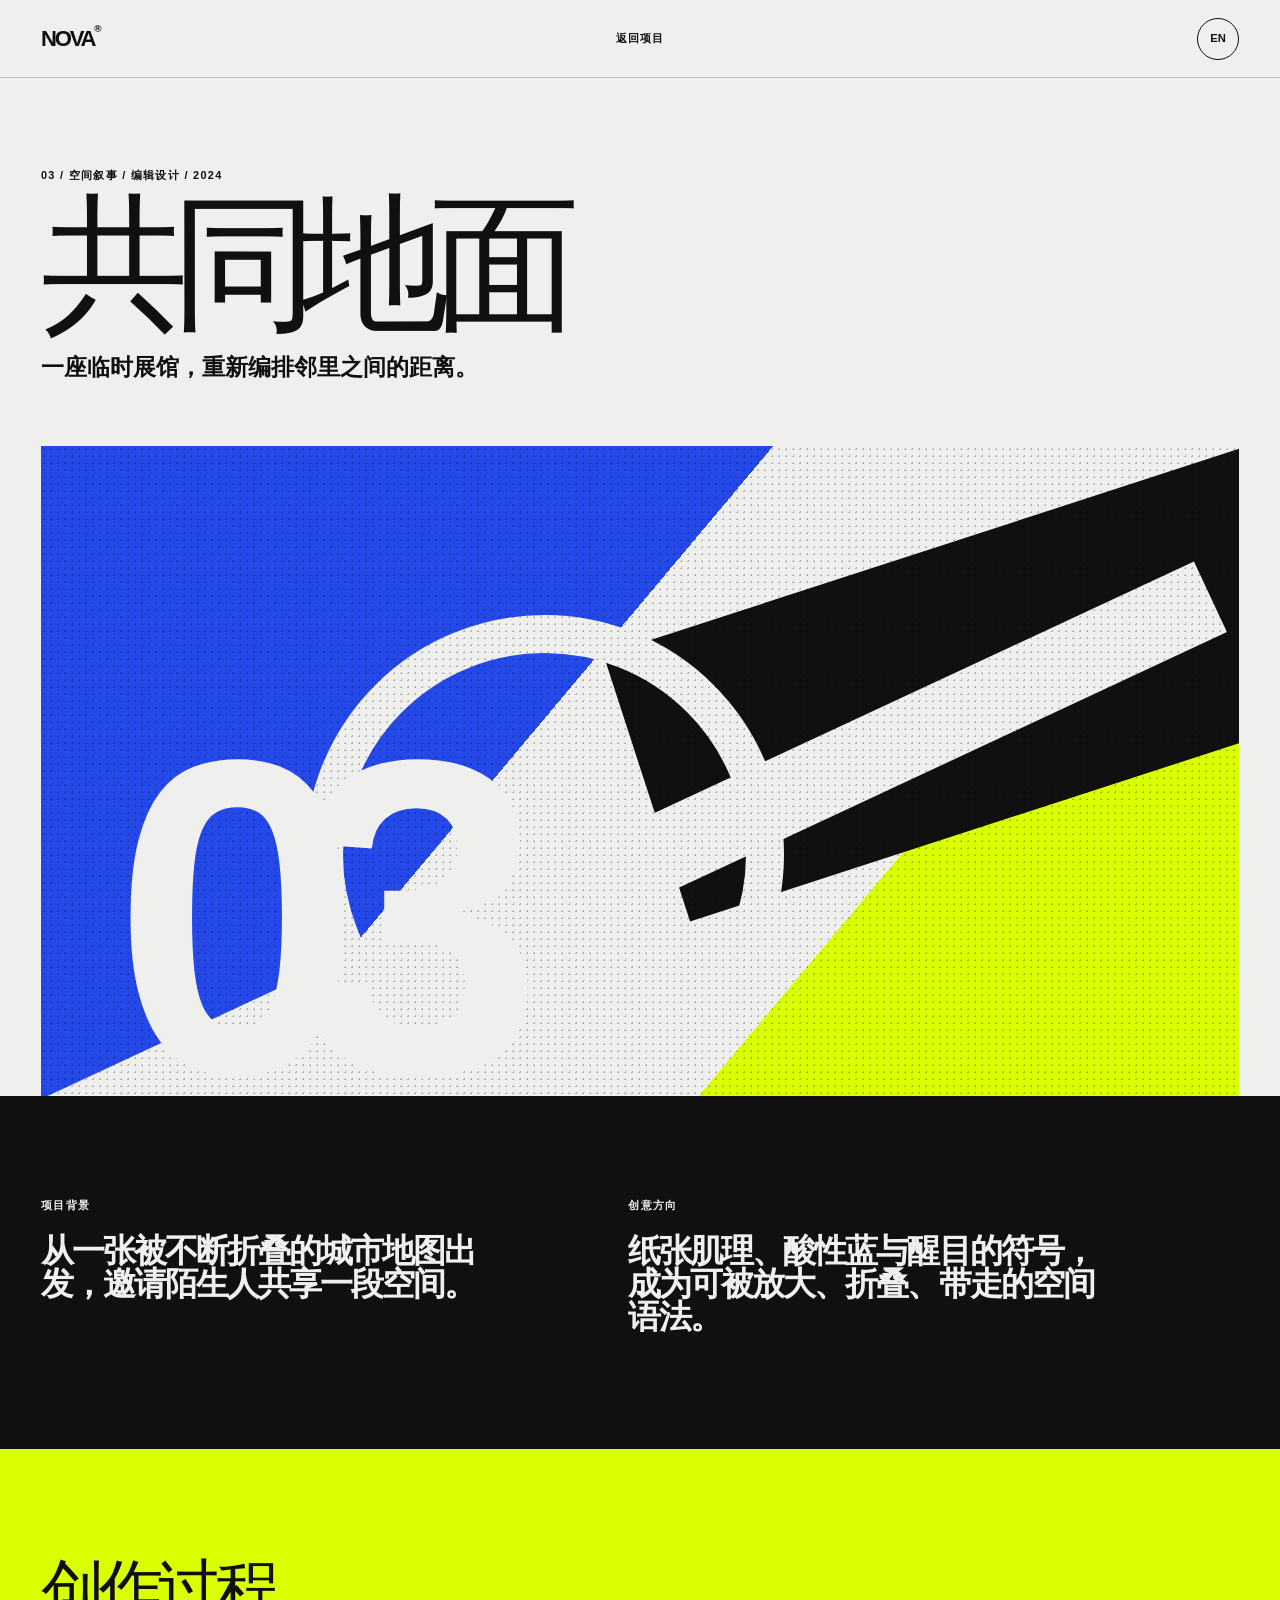
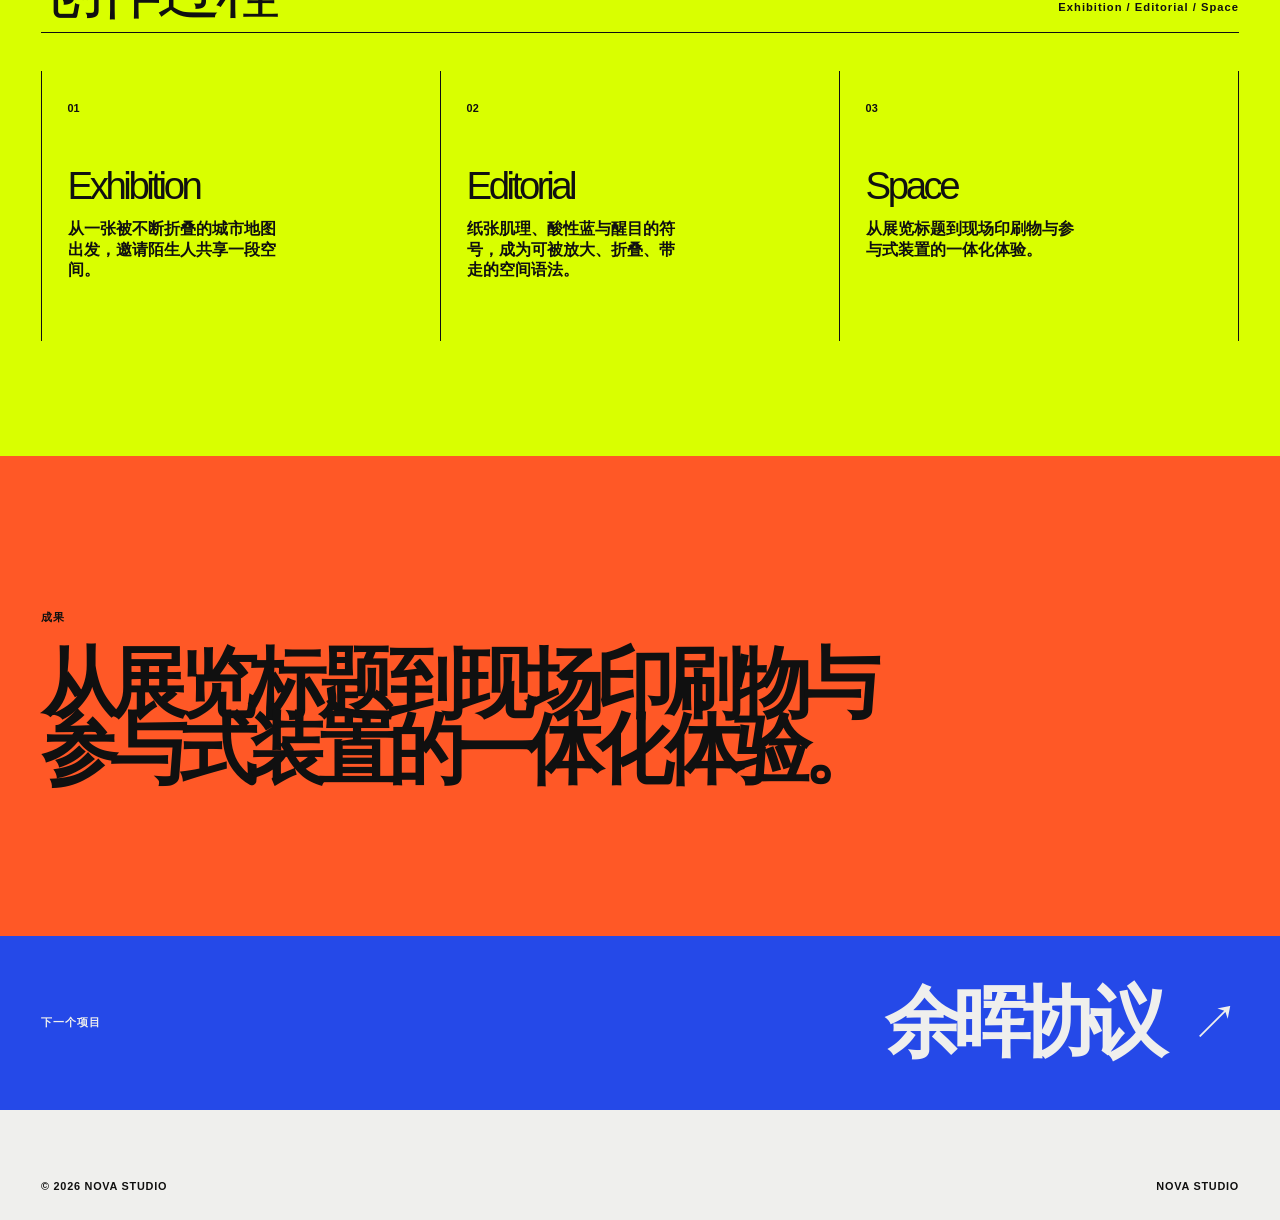
<file: projects/common-ground.html>
<!DOCTYPE html><html lang="zh-CN"><head><meta charSet="utf-8"/><meta name="viewport" content="width=device-width, initial-scale=1"/><link rel="stylesheet" href="/_next/static/css/index.B5cLcTwE.css" data-rsc-css-href="/_next/static/css/index.B5cLcTwE.css" data-precedence="vite-rsc/importer-resources"/><link rel="modulepreload" fetchPriority="low" href="/_next/static/chunks/index-NR9FAq4S.js"/><script src="/_next/static/chunks/rolldown-runtime-C60lm6uB.js" type="module" async=""></script><script src="/_next/static/chunks/framework-BaE7mD_r.js" type="module" async=""></script><script src="/_next/static/chunks/app-elements-Drg5O4vw.js" type="module" async=""></script><script src="/_next/static/chunks/hash-D0ldriCF.js" type="module" async=""></script><script src="/_next/static/chunks/record-BdkTR7AP.js" type="module" async=""></script><script src="/_next/static/chunks/app-rsc-cache-busting-CbnIsK9M.js" type="module" async=""></script><script src="/_next/static/chunks/app-rsc-render-mode-IDJu5NEE.js" type="module" async=""></script><script src="/_next/static/chunks/headers-CeAbe3am.js" type="module" async=""></script><script src="/_next/static/chunks/protocol-headers-URL33uU5.js" type="module" async=""></script><script src="/_next/static/chunks/deployment-id-DFhHa9wO.js" type="module" async=""></script><script src="/_next/static/chunks/navigation-errors-wvgRKjB-.js" type="module" async=""></script><link rel="modulepreload" href="/_next/static/chunks/layout-segment-context-C2wa1-hJ.js" crossorigin=""/><link rel="modulepreload" href="/_next/static/chunks/ProjectDetail-B3wnTRnI.js" crossorigin=""/><link rel="modulepreload" href="/_next/static/chunks/data-akapLM-z.js" crossorigin=""/><link rel="modulepreload" href="/_next/static/chunks/query-DDhZxhdQ.js" crossorigin=""/><title>共同地面 | NOVA STUDIO</title><meta name="description" content="一座临时展馆，重新编排邻里之间的距离。"/><meta property="og:title" content="Common Ground"/><meta property="og:description" content="A temporary pavilion that rearranges the distance between neighbors."/><meta property="og:image" content="http://localhost:3000/og.png"/><meta name="twitter:card" content="summary_large_image"/><meta name="twitter:title" content="Common Ground"/><meta name="twitter:description" content="A temporary pavilion that rearranges the distance between neighbors."/><meta name="twitter:image" content="http://localhost:3000/og.png"/><link rel="icon" href="/favicon.svg"/><script>Object.assign(((self[Symbol.for("vinext.navigationRuntime")]??={bootstrap:{routeManifest:null},functions:{}}).bootstrap.rsc??={rsc:[]}),{params:{"slug":"common-ground"},nav:{"pathname":"/projects/common-ground","searchParams":[]}})</script><link rel="modulepreload" href="/_next/static/chunks/index-NR9FAq4S.js" />
</head><body><main class="detail-page"><nav class="topbar detail-nav" aria-label="Project navigation"><a href="/" class="wordmark" aria-label="NOVA STUDIO home">NOVA<span>®</span></a><a href="/" class="back-link">返回项目</a><button class="language-switch" aria-label="Switch language">EN</button></nav><section class="detail-hero"><p class="eyebrow">03<!-- --> / <!-- -->空间叙事 / 编辑设计<!-- --> / <!-- -->2024</p><h1>共同地面</h1><p>一座临时展馆，重新编排邻里之间的距离。</p><div class="detail-visual common-ground" aria-hidden="true"><span>03</span><i></i><i></i><i></i></div></section><section class="detail-copy"><div><p class="eyebrow">项目背景</p><p>从一张被不断折叠的城市地图出发，邀请陌生人共享一段空间。</p></div><div><p class="eyebrow">创意方向</p><p>纸张肌理、酸性蓝与醒目的符号，成为可被放大、折叠、带走的空间语法。</p></div></section><section class="process"><div class="section-heading"><h2>创作过程</h2><p>Exhibition / Editorial / Space</p></div><div class="process-grid"><article><span>0<!-- -->1</span><h3>Exhibition</h3><p>从一张被不断折叠的城市地图出发，邀请陌生人共享一段空间。</p></article><article><span>0<!-- -->2</span><h3>Editorial</h3><p>纸张肌理、酸性蓝与醒目的符号，成为可被放大、折叠、带走的空间语法。</p></article><article><span>0<!-- -->3</span><h3>Space</h3><p>从展览标题到现场印刷物与参与式装置的一体化体验。</p></article></div></section><section class="outcome"><p class="eyebrow">成果</p><p>从展览标题到现场印刷物与参与式装置的一体化体验。</p></section><a href="/projects/afterglow.html" class="next-project"><span>下一个项目</span><strong>余晖协议</strong><b>↗</b></a><footer><p>© 2026 NOVA STUDIO</p><a href="/">NOVA STUDIO</a></footer></main><script type="module" src="/_next/static/chunks/index-NR9FAq4S.js" id="_R_" async=""></script><script>((self[Symbol.for("vinext.navigationRuntime")]??={bootstrap:{routeManifest:null},functions:{}}).bootstrap.rsc??={rsc:[]}).rsc.push("2:I[\"8c0f216c4604\",[],\"Children\",1]\n")</script><script>((self[Symbol.for("vinext.navigationRuntime")]??={bootstrap:{routeManifest:null},functions:{}}).bootstrap.rsc??={rsc:[]}).rsc.push("3:I[\"593f344dc510\",[],\"GlobalErrorBoundary\",1]\n")</script><script>((self[Symbol.for("vinext.navigationRuntime")]??={bootstrap:{routeManifest:null},functions:{}}).bootstrap.rsc??={rsc:[]}).rsc.push("4:I[\"0b874ad30386\",[],\"default\",1]\n")</script><script>((self[Symbol.for("vinext.navigationRuntime")]??={bootstrap:{routeManifest:null},functions:{}}).bootstrap.rsc??={rsc:[]}).rsc.push("5:I[\"593f344dc510\",[],\"ErrorBoundary\",1]\n")</script><script>((self[Symbol.for("vinext.navigationRuntime")]??={bootstrap:{routeManifest:null},functions:{}}).bootstrap.rsc??={rsc:[]}).rsc.push("6:I[\"15c18cfaeeff\",[],\"LayoutSegmentProvider\",1]\n")</script><script>((self[Symbol.for("vinext.navigationRuntime")]??={bootstrap:{routeManifest:null},functions:{}}).bootstrap.rsc??={rsc:[]}).rsc.push("7:I[\"8c0f216c4604\",[],\"Slot\",1]\n")</script><script>((self[Symbol.for("vinext.navigationRuntime")]??={bootstrap:{routeManifest:null},functions:{}}).bootstrap.rsc??={rsc:[]}).rsc.push("8:I[\"9276801271d6\",[],\"AppRouterScrollTarget\",1]\n")</script><script>((self[Symbol.for("vinext.navigationRuntime")]??={bootstrap:{routeManifest:null},functions:{}}).bootstrap.rsc??={rsc:[]}).rsc.push("9:I[\"593f344dc510\",[],\"RedirectBoundary\",1]\n")</script><script>((self[Symbol.for("vinext.navigationRuntime")]??={bootstrap:{routeManifest:null},functions:{}}).bootstrap.rsc??={rsc:[]}).rsc.push(":HL[\"/_next/static/css/index.B5cLcTwE.css\",\"style\"     ]\n")</script><script>((self[Symbol.for("vinext.navigationRuntime")]??={bootstrap:{routeManifest:null},functions:{}}).bootstrap.rsc??={rsc:[]}).rsc.push("0:{\"__route\":\"route:/projects/common-ground\",\"__interceptionContext\":null,\"__layoutIds\":[\"layout:/\"],\"__rootLayout\":\"/\",\"__sourcePage\":\"/projects/[slug]/page\",\"page:/projects/common-ground\":\"$L1\",\"layout:/\":[[[[\"$\",\"link\",\"css:/_next/static/css/index.B5cLcTwE.css\",{\"rel\":\"stylesheet\",\"precedence\":\"vite-rsc/importer-resources\",\"href\":\"/_next/static/css/index.B5cLcTwE.css\",\"data-rsc-css-href\":\"/_next/static/css/index.B5cLcTwE.css\"}],\"$undefined\"],[\"$\",\"html\",null,{\"lang\":\"zh-CN\",\"children\":[\"$\",\"body\",null,{\"children\":[\"$\",\"$L2\",null,{}]}]}]],null],\"route:/projects/common-ground\":[[[\"$\",\"meta\",null,{\"charSet\":\"utf-8\"}],[[\"$\",\"title\",\"0\",{\"children\":\"共同地面 | NOVA STUDIO\"}],[\"$\",\"meta\",\"1\",{\"name\":\"description\",\"content\":\"一座临时展馆，重新编排邻里之间的距离。\"}],[\"$\",\"meta\",\"2\",{\"property\":\"og:title\",\"content\":\"Common Ground\"}],[\"$\",\"meta\",\"3\",{\"property\":\"og:description\",\"content\":\"A temporary pavilion that rearranges the distance between neighbors.\"}],[\"$\",\"meta\",\"4\",{\"property\":\"og:image\",\"content\":\"http://localhost:3000/og.png\"}],[\"$\",\"meta\",\"5\",{\"name\":\"twitter:card\",\"content\":\"summary_large_image\"}],[\"$\",\"meta\",\"6\",{\"name\":\"twitter:title\",\"content\":\"Common Ground\"}],[\"$\",\"meta\",\"7\",{\"name\":\"twitter:description\",\"content\":\"A temporary pavilion that rearranges the distance between neighbors.\"}],[\"$\",\"meta\",\"8\",{\"name\":\"twitter:image\",\"content\":\"http://localhost:3000/og.png\"}],[\"$\",\"link\",\"9\",{\"rel\":\"icon\",\"href\":\"/favicon.svg\"}]],[[\"$\",\"meta\",\"0\",{\"name\":\"viewport\",\"content\":\"width=device-width, initial-scale=1\"}]]],[\"$\",\"$L3\",null,{\"fallback\":\"$4\",\"children\":[\"$\",\"$L5\",null,{\"fallback\":\"$4\",\"children\":[\"$\",\"$L6\",null,{\"providerId\":\"layout:/\",\"segmentMap\":{\"children\":[\"projects\",\"common-ground\"]},\"children\":[\"$\",\"$L7\",null,{\"id\":\"layout:/\",\"parallelSlots\":\"$undefined\",\"children\":[\"$\",\"$L8\",null,{\"children\":[\"$\",\"$L9\",null,{\"children\":[[\"$\",\"$L6\",null,{\"providerId\":\"page:/projects/common-ground\",\"segmentMap\":{\"children\":[\"__PAGE__\"]},\"children\":[\"$\",\"$L7\",null,{\"id\":\"page:/projects/common-ground\"}]}],null]}]}]}]}]}]}],null,null],\"__layoutFlags\":{\"layout:/\":\"s\"},\"__artifactCompatibility\":{\"schemaVersion\":1,\"graphVersion\":\"app-route-graph:e2b6660f752f1534\",\"deploymentVersion\":\"5221e295-a847-48b2-9e23-64ae07bf2778\",\"appElementsSchemaVersion\":1,\"rscPayloadSchemaVersion\":1,\"rootBoundaryId\":\"/\",\"renderEpoch\":null},\"__renderObservation\":{\"schemaVersion\":1,\"output\":{\"kind\":\"app-rsc\",\"mountedSlotsFingerprint\":null,\"renderEpoch\":null,\"rootBoundaryId\":\"/\",\"routeId\":\"route:/projects/common-ground\"},\"completeness\":\"partial\",\"boundaryOutcome\":{\"kind\":\"unknown\"},\"requestApis\":[{\"kind\":\"connection\",\"status\":\"unknown\"},{\"kind\":\"cookies\",\"status\":\"unknown\"},{\"kind\":\"draftMode\",\"status\":\"unknown\"},{\"kind\":\"headers\",\"status\":\"unknown\"},{\"kind\":\"params\",\"status\":\"observed\"},{\"kind\":\"searchParams\",\"status\":\"unknown\"}],\"dynamicFetches\":[],\"cacheTags\":[\"/projects/common-ground\",\"_N_T_/layout\",\"_N_T_/projects/[slug]/layout\",\"_N_T_/projects/[slug]/page\",\"_N_T_/projects/common-ground\",\"_N_T_/projects/layout\"],\"pathTags\":[\"/projects/common-ground\"],\"cacheability\":\"unknown\",\"downgrade\":{\"target\":\"freshRender\",\"reasons\":[{\"code\":\"CP_DOWNGRADE_CACHEABILITY_UNKNOWN\",\"target\":\"freshRender\"},{\"code\":\"CP_DOWNGRADE_INCOMPLETE_OBSERVATION\",\"completeness\":\"partial\",\"target\":\"freshRender\"},{\"code\":\"CP_DOWNGRADE_UNKNOWN_REQUEST_API\",\"requestApi\":\"connection\",\"target\":\"freshRender\"},{\"code\":\"CP_DOWNGRADE_UNKNOWN_REQUEST_API\",\"requestApi\":\"cookies\",\"target\":\"freshRender\"},{\"code\":\"CP_DOWNGRADE_UNKNOWN_REQUEST_API\",\"requestApi\":\"draftMode\",\"target\":\"freshRender\"},{\"code\":\"CP_DOWNGRADE_UNKNOWN_REQUEST_API\",\"requestApi\":\"headers\",\"target\":\"freshRender\"},{\"code\":\"CP_DOWNGRADE_PUBLIC_REQUEST_API\",\"requestApi\":\"params\",\"target\":\"publicVariant\"},{\"code\":\"CP_DOWNGRADE_UNKNOWN_REQUEST_API\",\"requestApi\":\"searchParams\",\"target\":\"freshRender\"}],\"fallback\":{\"kind\":\"breakerFallback\",\"code\":\"CP_PRIVATE_DYNAMIC_DOWNGRADE\",\"mode\":\"renderFresh\",\"scope\":\"affectedOutput\",\"fields\":{\"reasonCodes\":[\"CP_DOWNGRADE_CACHEABILITY_UNKNOWN\",\"CP_DOWNGRADE_INCOMPLETE_OBSERVATION\",\"CP_DOWNGRADE_UNKNOWN_REQUEST_API\",\"CP_DOWNGRADE_UNKNOWN_REQUEST_API\",\"CP_DOWNGRADE_UNKNOWN_REQUEST_API\",\"CP_DOWNGRADE_UNKNOWN_REQUEST_API\",\"CP_DOWNGRADE_PUBLIC_REQUEST_API\",\"CP_DOWNGRADE_UNKNOWN_REQUEST_API\"],\"target\":\"freshRender\"}},\"isPublicCacheCandidate\":false}}}\n")</script><script>((self[Symbol.for("vinext.navigationRuntime")]??={bootstrap:{routeManifest:null},functions:{}}).bootstrap.rsc??={rsc:[]}).rsc.push("a:I[\"c0f612bc37e4\",[],\"ProjectDetail\",1]\n")</script><script>((self[Symbol.for("vinext.navigationRuntime")]??={bootstrap:{routeManifest:null},functions:{}}).bootstrap.rsc??={rsc:[]}).rsc.push("1:[\"$\",\"$La\",null,{\"slug\":\"common-ground\"}]\n")</script><script>Object.assign(((self[Symbol.for("vinext.navigationRuntime")]??={bootstrap:{routeManifest:null},functions:{}}).bootstrap.rsc??={rsc:[]}),{"initialCacheKind":"static"});((self[Symbol.for("vinext.navigationRuntime")]??={bootstrap:{routeManifest:null},functions:{}}).bootstrap.rsc??={rsc:[]}).done=true</script></body></html>
</file>
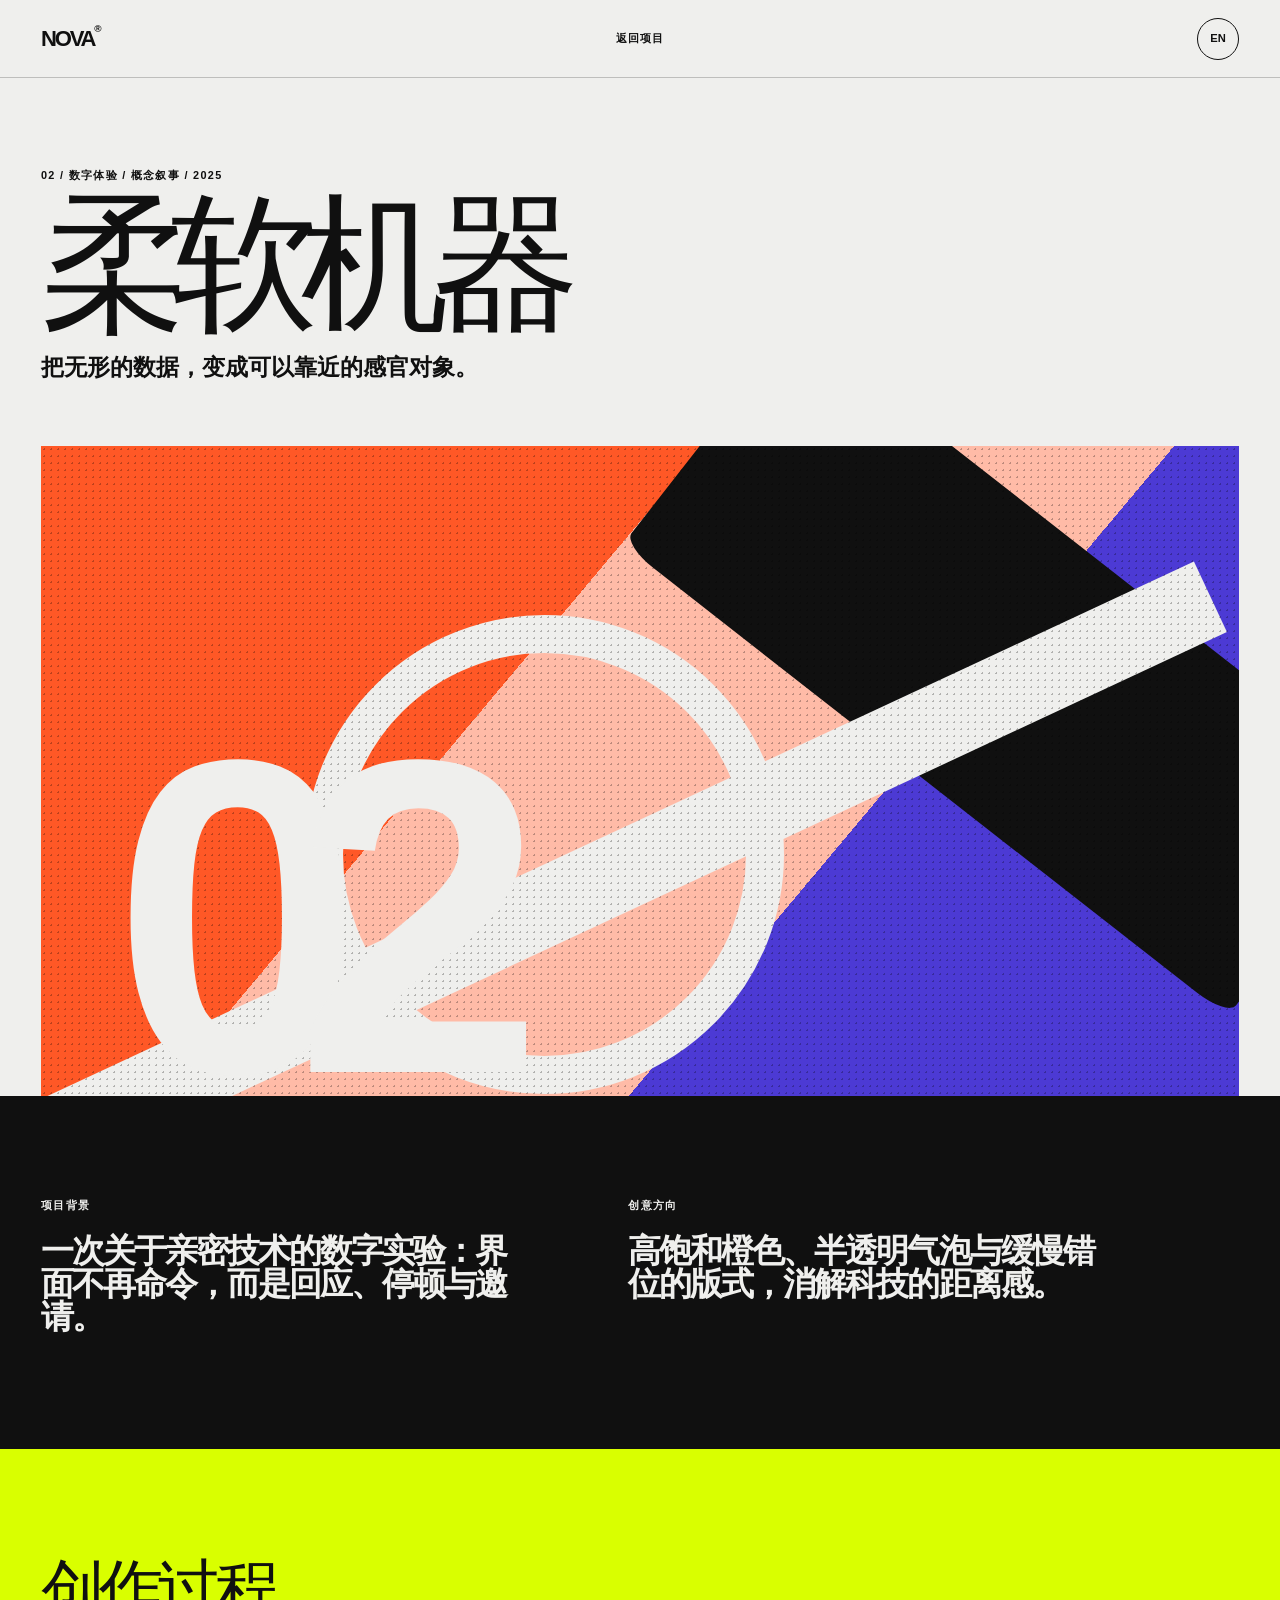
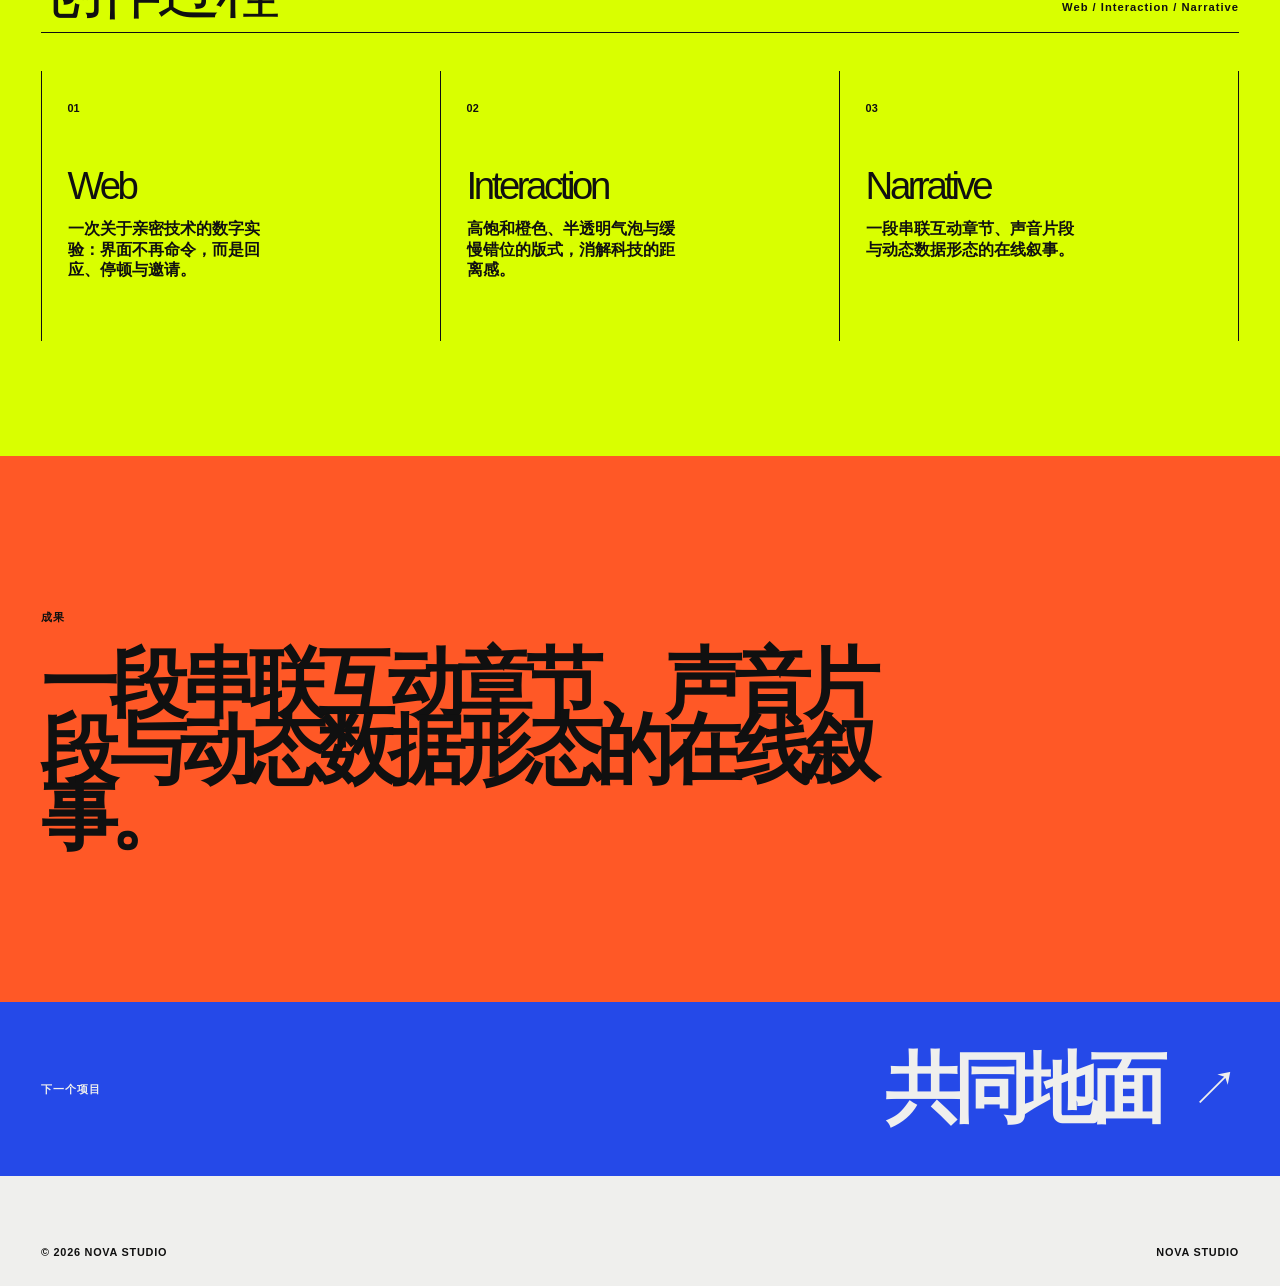
<file: projects/soft-machines.html>
<!DOCTYPE html><html lang="zh-CN"><head><meta charSet="utf-8"/><meta name="viewport" content="width=device-width, initial-scale=1"/><link rel="stylesheet" href="/_next/static/css/index.B5cLcTwE.css" data-rsc-css-href="/_next/static/css/index.B5cLcTwE.css" data-precedence="vite-rsc/importer-resources"/><link rel="modulepreload" fetchPriority="low" href="/_next/static/chunks/index-NR9FAq4S.js"/><script src="/_next/static/chunks/rolldown-runtime-C60lm6uB.js" type="module" async=""></script><script src="/_next/static/chunks/framework-BaE7mD_r.js" type="module" async=""></script><script src="/_next/static/chunks/app-elements-Drg5O4vw.js" type="module" async=""></script><script src="/_next/static/chunks/hash-D0ldriCF.js" type="module" async=""></script><script src="/_next/static/chunks/record-BdkTR7AP.js" type="module" async=""></script><script src="/_next/static/chunks/app-rsc-cache-busting-CbnIsK9M.js" type="module" async=""></script><script src="/_next/static/chunks/app-rsc-render-mode-IDJu5NEE.js" type="module" async=""></script><script src="/_next/static/chunks/headers-CeAbe3am.js" type="module" async=""></script><script src="/_next/static/chunks/protocol-headers-URL33uU5.js" type="module" async=""></script><script src="/_next/static/chunks/deployment-id-DFhHa9wO.js" type="module" async=""></script><script src="/_next/static/chunks/navigation-errors-wvgRKjB-.js" type="module" async=""></script><link rel="modulepreload" href="/_next/static/chunks/layout-segment-context-C2wa1-hJ.js" crossorigin=""/><link rel="modulepreload" href="/_next/static/chunks/ProjectDetail-B3wnTRnI.js" crossorigin=""/><link rel="modulepreload" href="/_next/static/chunks/data-akapLM-z.js" crossorigin=""/><link rel="modulepreload" href="/_next/static/chunks/query-DDhZxhdQ.js" crossorigin=""/><title>柔软机器 | NOVA STUDIO</title><meta name="description" content="把无形的数据，变成可以靠近的感官对象。"/><meta property="og:title" content="Soft Machines"/><meta property="og:description" content="Making invisible data feel touchable."/><meta property="og:image" content="http://localhost:3000/og.png"/><meta name="twitter:card" content="summary_large_image"/><meta name="twitter:title" content="Soft Machines"/><meta name="twitter:description" content="Making invisible data feel touchable."/><meta name="twitter:image" content="http://localhost:3000/og.png"/><link rel="icon" href="/favicon.svg"/><script>Object.assign(((self[Symbol.for("vinext.navigationRuntime")]??={bootstrap:{routeManifest:null},functions:{}}).bootstrap.rsc??={rsc:[]}),{params:{"slug":"soft-machines"},nav:{"pathname":"/projects/soft-machines","searchParams":[]}})</script><link rel="modulepreload" href="/_next/static/chunks/index-NR9FAq4S.js" />
</head><body><main class="detail-page"><nav class="topbar detail-nav" aria-label="Project navigation"><a href="/" class="wordmark" aria-label="NOVA STUDIO home">NOVA<span>®</span></a><a href="/" class="back-link">返回项目</a><button class="language-switch" aria-label="Switch language">EN</button></nav><section class="detail-hero"><p class="eyebrow">02<!-- --> / <!-- -->数字体验 / 概念叙事<!-- --> / <!-- -->2025</p><h1>柔软机器</h1><p>把无形的数据，变成可以靠近的感官对象。</p><div class="detail-visual soft-machines" aria-hidden="true"><span>02</span><i></i><i></i><i></i></div></section><section class="detail-copy"><div><p class="eyebrow">项目背景</p><p>一次关于亲密技术的数字实验：界面不再命令，而是回应、停顿与邀请。</p></div><div><p class="eyebrow">创意方向</p><p>高饱和橙色、半透明气泡与缓慢错位的版式，消解科技的距离感。</p></div></section><section class="process"><div class="section-heading"><h2>创作过程</h2><p>Web / Interaction / Narrative</p></div><div class="process-grid"><article><span>0<!-- -->1</span><h3>Web</h3><p>一次关于亲密技术的数字实验：界面不再命令，而是回应、停顿与邀请。</p></article><article><span>0<!-- -->2</span><h3>Interaction</h3><p>高饱和橙色、半透明气泡与缓慢错位的版式，消解科技的距离感。</p></article><article><span>0<!-- -->3</span><h3>Narrative</h3><p>一段串联互动章节、声音片段与动态数据形态的在线叙事。</p></article></div></section><section class="outcome"><p class="eyebrow">成果</p><p>一段串联互动章节、声音片段与动态数据形态的在线叙事。</p></section><a href="/projects/common-ground.html" class="next-project"><span>下一个项目</span><strong>共同地面</strong><b>↗</b></a><footer><p>© 2026 NOVA STUDIO</p><a href="/">NOVA STUDIO</a></footer></main><script type="module" src="/_next/static/chunks/index-NR9FAq4S.js" id="_R_" async=""></script><script>((self[Symbol.for("vinext.navigationRuntime")]??={bootstrap:{routeManifest:null},functions:{}}).bootstrap.rsc??={rsc:[]}).rsc.push("2:I[\"8c0f216c4604\",[],\"Children\",1]\n")</script><script>((self[Symbol.for("vinext.navigationRuntime")]??={bootstrap:{routeManifest:null},functions:{}}).bootstrap.rsc??={rsc:[]}).rsc.push("3:I[\"593f344dc510\",[],\"GlobalErrorBoundary\",1]\n")</script><script>((self[Symbol.for("vinext.navigationRuntime")]??={bootstrap:{routeManifest:null},functions:{}}).bootstrap.rsc??={rsc:[]}).rsc.push("4:I[\"0b874ad30386\",[],\"default\",1]\n")</script><script>((self[Symbol.for("vinext.navigationRuntime")]??={bootstrap:{routeManifest:null},functions:{}}).bootstrap.rsc??={rsc:[]}).rsc.push("5:I[\"593f344dc510\",[],\"ErrorBoundary\",1]\n")</script><script>((self[Symbol.for("vinext.navigationRuntime")]??={bootstrap:{routeManifest:null},functions:{}}).bootstrap.rsc??={rsc:[]}).rsc.push("6:I[\"15c18cfaeeff\",[],\"LayoutSegmentProvider\",1]\n")</script><script>((self[Symbol.for("vinext.navigationRuntime")]??={bootstrap:{routeManifest:null},functions:{}}).bootstrap.rsc??={rsc:[]}).rsc.push("7:I[\"8c0f216c4604\",[],\"Slot\",1]\n")</script><script>((self[Symbol.for("vinext.navigationRuntime")]??={bootstrap:{routeManifest:null},functions:{}}).bootstrap.rsc??={rsc:[]}).rsc.push("8:I[\"9276801271d6\",[],\"AppRouterScrollTarget\",1]\n")</script><script>((self[Symbol.for("vinext.navigationRuntime")]??={bootstrap:{routeManifest:null},functions:{}}).bootstrap.rsc??={rsc:[]}).rsc.push("9:I[\"593f344dc510\",[],\"RedirectBoundary\",1]\n")</script><script>((self[Symbol.for("vinext.navigationRuntime")]??={bootstrap:{routeManifest:null},functions:{}}).bootstrap.rsc??={rsc:[]}).rsc.push(":HL[\"/_next/static/css/index.B5cLcTwE.css\",\"style\"     ]\n")</script><script>((self[Symbol.for("vinext.navigationRuntime")]??={bootstrap:{routeManifest:null},functions:{}}).bootstrap.rsc??={rsc:[]}).rsc.push("0:{\"__route\":\"route:/projects/soft-machines\",\"__interceptionContext\":null,\"__layoutIds\":[\"layout:/\"],\"__rootLayout\":\"/\",\"__sourcePage\":\"/projects/[slug]/page\",\"page:/projects/soft-machines\":\"$L1\",\"layout:/\":[[[[\"$\",\"link\",\"css:/_next/static/css/index.B5cLcTwE.css\",{\"rel\":\"stylesheet\",\"precedence\":\"vite-rsc/importer-resources\",\"href\":\"/_next/static/css/index.B5cLcTwE.css\",\"data-rsc-css-href\":\"/_next/static/css/index.B5cLcTwE.css\"}],\"$undefined\"],[\"$\",\"html\",null,{\"lang\":\"zh-CN\",\"children\":[\"$\",\"body\",null,{\"children\":[\"$\",\"$L2\",null,{}]}]}]],null],\"route:/projects/soft-machines\":[[[\"$\",\"meta\",null,{\"charSet\":\"utf-8\"}],[[\"$\",\"title\",\"0\",{\"children\":\"柔软机器 | NOVA STUDIO\"}],[\"$\",\"meta\",\"1\",{\"name\":\"description\",\"content\":\"把无形的数据，变成可以靠近的感官对象。\"}],[\"$\",\"meta\",\"2\",{\"property\":\"og:title\",\"content\":\"Soft Machines\"}],[\"$\",\"meta\",\"3\",{\"property\":\"og:description\",\"content\":\"Making invisible data feel touchable.\"}],[\"$\",\"meta\",\"4\",{\"property\":\"og:image\",\"content\":\"http://localhost:3000/og.png\"}],[\"$\",\"meta\",\"5\",{\"name\":\"twitter:card\",\"content\":\"summary_large_image\"}],[\"$\",\"meta\",\"6\",{\"name\":\"twitter:title\",\"content\":\"Soft Machines\"}],[\"$\",\"meta\",\"7\",{\"name\":\"twitter:description\",\"content\":\"Making invisible data feel touchable.\"}],[\"$\",\"meta\",\"8\",{\"name\":\"twitter:image\",\"content\":\"http://localhost:3000/og.png\"}],[\"$\",\"link\",\"9\",{\"rel\":\"icon\",\"href\":\"/favicon.svg\"}]],[[\"$\",\"meta\",\"0\",{\"name\":\"viewport\",\"content\":\"width=device-width, initial-scale=1\"}]]],[\"$\",\"$L3\",null,{\"fallback\":\"$4\",\"children\":[\"$\",\"$L5\",null,{\"fallback\":\"$4\",\"children\":[\"$\",\"$L6\",null,{\"providerId\":\"layout:/\",\"segmentMap\":{\"children\":[\"projects\",\"soft-machines\"]},\"children\":[\"$\",\"$L7\",null,{\"id\":\"layout:/\",\"parallelSlots\":\"$undefined\",\"children\":[\"$\",\"$L8\",null,{\"children\":[\"$\",\"$L9\",null,{\"children\":[[\"$\",\"$L6\",null,{\"providerId\":\"page:/projects/soft-machines\",\"segmentMap\":{\"children\":[\"__PAGE__\"]},\"children\":[\"$\",\"$L7\",null,{\"id\":\"page:/projects/soft-machines\"}]}],null]}]}]}]}]}]}],null,null],\"__layoutFlags\":{\"layout:/\":\"s\"},\"__artifactCompatibility\":{\"schemaVersion\":1,\"graphVersion\":\"app-route-graph:e2b6660f752f1534\",\"deploymentVersion\":\"5221e295-a847-48b2-9e23-64ae07bf2778\",\"appElementsSchemaVersion\":1,\"rscPayloadSchemaVersion\":1,\"rootBoundaryId\":\"/\",\"renderEpoch\":null},\"__renderObservation\":{\"schemaVersion\":1,\"output\":{\"kind\":\"app-rsc\",\"mountedSlotsFingerprint\":null,\"renderEpoch\":null,\"rootBoundaryId\":\"/\",\"routeId\":\"route:/projects/soft-machines\"},\"completeness\":\"partial\",\"boundaryOutcome\":{\"kind\":\"unknown\"},\"requestApis\":[{\"kind\":\"connection\",\"status\":\"unknown\"},{\"kind\":\"cookies\",\"status\":\"unknown\"},{\"kind\":\"draftMode\",\"status\":\"unknown\"},{\"kind\":\"headers\",\"status\":\"unknown\"},{\"kind\":\"params\",\"status\":\"observed\"},{\"kind\":\"searchParams\",\"status\":\"unknown\"}],\"dynamicFetches\":[],\"cacheTags\":[\"/projects/soft-machines\",\"_N_T_/layout\",\"_N_T_/projects/[slug]/layout\",\"_N_T_/projects/[slug]/page\",\"_N_T_/projects/layout\",\"_N_T_/projects/soft-machines\"],\"pathTags\":[\"/projects/soft-machines\"],\"cacheability\":\"unknown\",\"downgrade\":{\"target\":\"freshRender\",\"reasons\":[{\"code\":\"CP_DOWNGRADE_CACHEABILITY_UNKNOWN\",\"target\":\"freshRender\"},{\"code\":\"CP_DOWNGRADE_INCOMPLETE_OBSERVATION\",\"completeness\":\"partial\",\"target\":\"freshRender\"},{\"code\":\"CP_DOWNGRADE_UNKNOWN_REQUEST_API\",\"requestApi\":\"connection\",\"target\":\"freshRender\"},{\"code\":\"CP_DOWNGRADE_UNKNOWN_REQUEST_API\",\"requestApi\":\"cookies\",\"target\":\"freshRender\"},{\"code\":\"CP_DOWNGRADE_UNKNOWN_REQUEST_API\",\"requestApi\":\"draftMode\",\"target\":\"freshRender\"},{\"code\":\"CP_DOWNGRADE_UNKNOWN_REQUEST_API\",\"requestApi\":\"headers\",\"target\":\"freshRender\"},{\"code\":\"CP_DOWNGRADE_PUBLIC_REQUEST_API\",\"requestApi\":\"params\",\"target\":\"publicVariant\"},{\"code\":\"CP_DOWNGRADE_UNKNOWN_REQUEST_API\",\"requestApi\":\"searchParams\",\"target\":\"freshRender\"}],\"fallback\":{\"kind\":\"breakerFallback\",\"code\":\"CP_PRIVATE_DYNAMIC_DOWNGRADE\",\"mode\":\"renderFresh\",\"scope\":\"affectedOutput\",\"fields\":{\"reasonCodes\":[\"CP_DOWNGRADE_CACHEABILITY_UNKNOWN\",\"CP_DOWNGRADE_INCOMPLETE_OBSERVATION\",\"CP_DOWNGRADE_UNKNOWN_REQUEST_API\",\"CP_DOWNGRADE_UNKNOWN_REQUEST_API\",\"CP_DOWNGRADE_UNKNOWN_REQUEST_API\",\"CP_DOWNGRADE_UNKNOWN_REQUEST_API\",\"CP_DOWNGRADE_PUBLIC_REQUEST_API\",\"CP_DOWNGRADE_UNKNOWN_REQUEST_API\"],\"target\":\"freshRender\"}},\"isPublicCacheCandidate\":false}}}\n")</script><script>((self[Symbol.for("vinext.navigationRuntime")]??={bootstrap:{routeManifest:null},functions:{}}).bootstrap.rsc??={rsc:[]}).rsc.push("a:I[\"c0f612bc37e4\",[],\"ProjectDetail\",1]\n")</script><script>((self[Symbol.for("vinext.navigationRuntime")]??={bootstrap:{routeManifest:null},functions:{}}).bootstrap.rsc??={rsc:[]}).rsc.push("1:[\"$\",\"$La\",null,{\"slug\":\"soft-machines\"}]\n")</script><script>Object.assign(((self[Symbol.for("vinext.navigationRuntime")]??={bootstrap:{routeManifest:null},functions:{}}).bootstrap.rsc??={rsc:[]}),{"initialCacheKind":"static"});((self[Symbol.for("vinext.navigationRuntime")]??={bootstrap:{routeManifest:null},functions:{}}).bootstrap.rsc??={rsc:[]}).done=true</script></body></html>
</file>
<file: _next/static/css/index.B5cLcTwE.css>
/*! tailwindcss v4.2.1 | MIT License | https://tailwindcss.com */
@layer theme{:root,:host{--font-sans:ui-sans-serif, system-ui, sans-serif, "Apple Color Emoji", "Segoe UI Emoji", "Segoe UI Symbol", "Noto Color Emoji";--font-mono:ui-monospace, SFMono-Regular, Menlo, Monaco, Consolas, "Liberation Mono", "Courier New", monospace;--spacing:.25rem;--default-font-family:var(--font-sans);--default-mono-font-family:var(--font-mono)}}@layer base{*,:after,:before{box-sizing:border-box;border:0 solid;margin:0;padding:0}::backdrop{box-sizing:border-box;border:0 solid;margin:0;padding:0}::file-selector-button{box-sizing:border-box;border:0 solid;margin:0;padding:0}html,:host{-webkit-text-size-adjust:100%;tab-size:4;line-height:1.5;font-family:var(--default-font-family,ui-sans-serif, system-ui, sans-serif, "Apple Color Emoji", "Segoe UI Emoji", "Segoe UI Symbol", "Noto Color Emoji");font-feature-settings:var(--default-font-feature-settings,normal);font-variation-settings:var(--default-font-variation-settings,normal);-webkit-tap-highlight-color:transparent}hr{height:0;color:inherit;border-top-width:1px}abbr:where([title]){-webkit-text-decoration:underline dotted;text-decoration:underline dotted}h1,h2,h3,h4,h5,h6{font-size:inherit;font-weight:inherit}a{color:inherit;-webkit-text-decoration:inherit;-webkit-text-decoration:inherit;-webkit-text-decoration:inherit;-webkit-text-decoration:inherit;text-decoration:inherit}b,strong{font-weight:bolder}code,kbd,samp,pre{font-family:var(--default-mono-font-family,ui-monospace, SFMono-Regular, Menlo, Monaco, Consolas, "Liberation Mono", "Courier New", monospace);font-feature-settings:var(--default-mono-font-feature-settings,normal);font-variation-settings:var(--default-mono-font-variation-settings,normal);font-size:1em}small{font-size:80%}sub,sup{vertical-align:baseline;font-size:75%;line-height:0;position:relative}sub{bottom:-.25em}sup{top:-.5em}table{text-indent:0;border-color:inherit;border-collapse:collapse}:-moz-focusring{outline:auto}progress{vertical-align:baseline}summary{display:list-item}ol,ul,menu{list-style:none}img,svg,video,canvas,audio,iframe,embed,object{vertical-align:middle;display:block}img,video{max-width:100%;height:auto}button,input,select,optgroup,textarea{font:inherit;font-feature-settings:inherit;font-variation-settings:inherit;letter-spacing:inherit;color:inherit;opacity:1;background-color:#0000;border-radius:0}::file-selector-button{font:inherit;font-feature-settings:inherit;font-variation-settings:inherit;letter-spacing:inherit;color:inherit;opacity:1;background-color:#0000;border-radius:0}:where(select:is([multiple],[size])) optgroup{font-weight:bolder}:where(select:is([multiple],[size])) optgroup option{padding-inline-start:20px}::file-selector-button{margin-inline-end:4px}::placeholder{opacity:1}@supports (not ((-webkit-appearance:-apple-pay-button))) or (contain-intrinsic-size:1px){::placeholder{color:currentColor}@supports (color:color-mix(in lab, red, red)){::placeholder{color:color-mix(in oklab, currentcolor 50%, transparent)}}}textarea{resize:vertical}::-webkit-search-decoration{-webkit-appearance:none}::-webkit-date-and-time-value{min-height:1lh;text-align:inherit}::-webkit-datetime-edit{display:inline-flex}::-webkit-datetime-edit-fields-wrapper{padding:0}::-webkit-datetime-edit{padding-block:0}::-webkit-datetime-edit-year-field{padding-block:0}::-webkit-datetime-edit-month-field{padding-block:0}::-webkit-datetime-edit-day-field{padding-block:0}::-webkit-datetime-edit-hour-field{padding-block:0}::-webkit-datetime-edit-minute-field{padding-block:0}::-webkit-datetime-edit-second-field{padding-block:0}::-webkit-datetime-edit-millisecond-field{padding-block:0}::-webkit-datetime-edit-meridiem-field{padding-block:0}::-webkit-calendar-picker-indicator{line-height:1}:-moz-ui-invalid{box-shadow:none}button,input:where([type=button],[type=reset],[type=submit]){-webkit-appearance:button;appearance:button}::file-selector-button{-webkit-appearance:button;appearance:button}::-webkit-inner-spin-button{height:auto}::-webkit-outer-spin-button{height:auto}[hidden]:where(:not([hidden=until-found])){display:none!important}}@layer components;@layer utilities{.invisible{visibility:hidden}.relative{position:relative}.start{inset-inline-start:var(--spacing)}.table{display:table}}:root{--ink:#101010;--paper:#efefed;--soft:#b7b7b2;--blue:#2549e8;--orange:#ff5826;--lime:#d9ff00}*{box-sizing:border-box}html{scroll-behavior:smooth;background:var(--ink)}body{background:var(--paper);color:var(--ink);margin:0;font-family:Arial,Helvetica,sans-serif}a{color:inherit;text-decoration:none}button{font:inherit}.topbar{z-index:2;border-bottom:1px solid #10101038;grid-template-columns:1fr auto 1fr;align-items:center;min-height:78px;padding:0 3.2vw;display:grid;position:relative}.wordmark{letter-spacing:-.1em;width:max-content;font-size:1.38rem;font-weight:900}.wordmark span{vertical-align:top;letter-spacing:0;font-size:.45em}.nav-links{text-transform:uppercase;letter-spacing:.1em;gap:2rem;font-size:.7rem;font-weight:700;display:flex}.nav-links a:hover,.back-link:hover{text-underline-offset:.3em;text-decoration:underline}.language-switch{cursor:pointer;background:0 0;border:1px solid;border-radius:50%;justify-self:end;width:42px;height:42px;font-size:.7rem;font-weight:700}.language-switch:hover{background:var(--ink);color:var(--paper)}.hero{background:var(--paper);flex-direction:column;justify-content:space-between;min-height:calc(100vh - 78px);padding:4vw 3.2vw 3vw;display:flex;position:relative;overflow:hidden}.eyebrow{letter-spacing:.12em;text-transform:uppercase;margin:0;font-size:.68rem;font-weight:800;line-height:1.35}.hero h1{letter-spacing:-.11em;z-index:1;max-width:1000px;margin:8vh 0 auto -.06em;font-size:clamp(4rem,10.6vw,11rem);line-height:.8;position:relative}.hero-bottom{z-index:1;justify-content:space-between;align-items:end;display:flex;position:relative}.hero-bottom p{max-width:29ch;margin:0;font-size:clamp(1rem,1.5vw,1.4rem);font-weight:700;line-height:1.25}.circle-link{background:var(--ink);width:144px;height:144px;color:var(--paper);text-transform:uppercase;letter-spacing:.08em;border-radius:50%;flex-direction:column;justify-content:space-between;padding:1rem;font-size:.67rem;transition:transform .3s;display:flex}.circle-link:hover{transform:rotate(-12deg)}.circle-link b{align-self:end;font-size:2rem;font-weight:400}.hero-graphic{width:47vw;height:72%;position:absolute;top:15%;right:3vw}.hero-graphic i{display:block;position:absolute}.hero-graphic i:first-child{aspect-ratio:1;border:7vw solid var(--blue);border-radius:50%;width:70%;top:0;right:-26%}.hero-graphic i:nth-child(2){aspect-ratio:1;background:var(--orange);border-radius:50%;width:21%;top:25%;left:17%}.hero-graphic i:nth-child(3){background:var(--ink);width:74%;height:12%;bottom:12%;left:5%;transform:rotate(-33deg)}.work-section{background:var(--ink);color:var(--paper);padding:8vw 3.2vw 10vw}.section-heading{border-bottom:1px solid;justify-content:space-between;align-items:baseline;gap:2rem;padding-bottom:1rem;display:flex}.section-heading h2{letter-spacing:-.09em;margin:0;font-size:clamp(2.6rem,5vw,5.5rem);line-height:.8}.section-heading p{letter-spacing:.09em;margin:0;font-size:.7rem;font-weight:700}.project-list{grid-template-columns:repeat(3,1fr);gap:1.5vw;margin-top:3vw;display:grid}.card-visual,.detail-visual{isolation:isolate;background:var(--lime);position:relative;overflow:hidden}.card-visual{aspect-ratio:.88}.card-visual:before,.detail-visual:before{content:"";background:linear-gradient(130deg,var(--lime) 0 36%,var(--blue) 36% 67%,var(--orange) 67%);z-index:-2;position:absolute;inset:0}.card-visual:after,.detail-visual:after{content:"";opacity:.26;z-index:2;background-image:radial-gradient(#000 1px,#0000 1px);background-size:7px 7px;position:absolute;inset:0}.card-visual span,.detail-visual span{z-index:3;letter-spacing:-.15em;color:var(--paper);font-size:clamp(7rem,14vw,15rem);font-weight:900;line-height:1;position:absolute;bottom:-7%;left:6%}.card-visual i,.detail-visual i{z-index:1;display:block;position:absolute}.card-visual i:first-of-type,.detail-visual i:first-of-type{background:var(--ink);border-radius:50% 50% 5%;width:64%;height:43%;top:13%;right:-13%;transform:rotate(-25deg)}.card-visual i:nth-of-type(2),.detail-visual i:nth-of-type(2){aspect-ratio:1;border:1.8vw solid var(--paper);border-radius:50%;width:40%;top:26%;left:22%}.card-visual i:nth-of-type(3),.detail-visual i:nth-of-type(3){background:var(--paper);width:115%;height:12%;top:62%;left:-12%;transform:rotate(-25deg)}.soft-machines .card-visual:before,.soft-machines.detail-visual:before{background:linear-gradient(130deg,var(--orange) 0 38%,#ffbba7 38% 65%,#4c3ad4 65%)}.common-ground .card-visual:before,.common-ground.detail-visual:before{background:linear-gradient(130deg,var(--blue) 0 42%,var(--paper) 42% 69%,var(--lime) 69%)}.soft-machines .card-visual i:first-of-type,.soft-machines.detail-visual i:first-of-type{border-radius:5%;transform:rotate(38deg)}.common-ground .card-visual i:first-of-type,.common-ground.detail-visual i:first-of-type{border-radius:0;transform:rotate(-18deg)}.project-card a:hover .card-visual{transform:translateY(-7px)}.card-visual{transition:transform .25s}.project-meta{justify-content:space-between;align-items:end;gap:1rem;margin:1rem 0 .7rem;display:flex}.project-meta p{text-transform:uppercase;letter-spacing:.08em;margin:0 0 .35rem;font-size:.63rem;font-weight:700}.project-meta h3{letter-spacing:-.08em;margin:0;font-size:clamp(1.8rem,2.8vw,3.2rem);line-height:.85}.project-meta b{font-size:2rem;font-weight:400}.project-summary{color:#b5b4ad;max-width:29ch;margin:0;font-size:.92rem;line-height:1.3}.services{background:var(--orange);min-height:90vh;padding:10vw 3.2vw;position:relative;overflow:hidden}.services:after{content:"+";color:var(--blue);font-size:53vw;font-weight:900;line-height:.7;position:absolute;bottom:-12vw;right:-9vw}.services>*{z-index:1;position:relative}.services h2{letter-spacing:-.11em;max-width:1000px;margin:11vw 0 6vw;font-size:clamp(3.5rem,8vw,9rem);line-height:.78}.services>div{border-top:1px solid;max-width:720px}.services>div p{border-bottom:1px solid;gap:2rem;margin:0;padding:1rem 0;font-size:clamp(1.1rem,1.8vw,1.7rem);font-weight:700;display:flex}.services>div span{letter-spacing:.08em;padding-top:.3em;font-size:.67rem}.about{background:var(--blue);min-height:82vh;color:var(--paper);grid-template-columns:.8fr 1.2fr;align-items:center;gap:7vw;padding:8vw 10vw 8vw 3.2vw;display:grid}.stamp{aspect-ratio:1;text-align:center;background:var(--lime);width:min(29vw,390px);color:var(--ink);box-shadow:1vw 1vw 0 var(--orange);letter-spacing:-.1em;border-radius:50%;place-content:center;font-size:clamp(2.5rem,5vw,5rem);font-weight:900;line-height:.8;display:grid;transform:rotate(-12deg)}.about h2{letter-spacing:-.11em;max-width:11ch;margin:2vw 0;font-size:clamp(3.4rem,7.4vw,7.7rem);line-height:.8}.about>div>p:last-of-type{max-width:37ch;font-size:clamp(1rem,1.4vw,1.35rem);font-weight:700;line-height:1.3}.contact-link{border-bottom:2px solid;align-items:center;gap:1rem;margin-top:2rem;padding-bottom:.4rem;font-size:1.1rem;font-weight:800;display:inline-flex}.contact-link span{font-size:1.8rem}footer{background:var(--paper);letter-spacing:.07em;text-transform:uppercase;justify-content:space-between;align-items:end;min-height:110px;padding:2vw 3.2vw;font-size:.68rem;font-weight:800;display:flex}footer p{margin:0}.detail-nav .back-link{text-transform:uppercase;letter-spacing:.1em;justify-self:center;font-size:.7rem;font-weight:800}.detail-hero{padding:7vw 3.2vw 0}.detail-hero h1{letter-spacing:-.12em;max-width:1100px;margin:1.5rem 0 2rem;font-size:clamp(4.4rem,11.6vw,12rem);line-height:.78}.detail-hero>p:not(.eyebrow){max-width:37ch;font-size:clamp(1.1rem,1.8vw,1.8rem);font-weight:700;line-height:1.2}.detail-visual{height:min(53vw,650px);margin-top:5vw}.detail-visual span{font-size:min(35vw,450px)}.detail-visual i:nth-of-type(2){border-width:3vw}.detail-copy{background:var(--ink);color:var(--paper);grid-template-columns:1fr 1fr;gap:8vw;padding:8vw 13vw 9vw 3.2vw;display:grid}.detail-copy>div>p:last-child{letter-spacing:-.06em;margin:1.3rem 0 0;font-size:clamp(1.5rem,2.6vw,2.8rem);font-weight:700;line-height:1}.process{background:var(--lime);padding:9vw 3.2vw}.process-grid{border-left:1px solid;grid-template-columns:repeat(3,1fr);margin-top:3vw;display:grid}.process-grid article{border-right:1px solid;min-height:270px;padding:1.5rem 2vw}.process-grid span{font-size:.68rem;font-weight:800}.process-grid h3{letter-spacing:-.09em;margin:4vw 0 1rem;font-size:clamp(2rem,3vw,3.8rem);line-height:.85}.process-grid p{max-width:25ch;font-weight:700;line-height:1.3}.outcome{background:var(--orange);padding:12vw 3.2vw}.outcome>p:last-child{letter-spacing:-.1em;max-width:20ch;margin:2vw 0 0;font-size:clamp(2.7rem,6vw,7rem);font-weight:800;line-height:.86}.next-project{background:var(--blue);color:var(--paper);grid-template-columns:1fr auto auto;align-items:center;gap:2rem;padding:4vw 3.2vw;display:grid}.next-project span{text-transform:uppercase;letter-spacing:.1em;font-size:.7rem;font-weight:800}.next-project strong{letter-spacing:-.11em;font-size:clamp(2.7rem,6vw,7rem);line-height:.8}.next-project b{font-size:3rem;font-weight:400}@media (max-width:720px){.topbar{grid-template-columns:1fr auto;min-height:68px;padding:0 5vw}.nav-links{display:none}.hero{min-height:calc(100svh - 68px);padding:6vw 5vw 5vw}.hero h1{margin:11vh 0 auto;font-size:clamp(3.7rem,16vw,6rem)}.hero-bottom p{max-width:19ch;font-size:.9rem}.circle-link{width:90px;height:90px;padding:.7rem;font-size:.55rem}.hero-graphic{width:75vw;height:50%;top:22%;right:-13vw}.hero-graphic i:first-child{border-width:12vw}.work-section,.services,.about,.detail-hero,.process,.outcome{padding-left:5vw;padding-right:5vw}.work-section{padding-top:18vw;padding-bottom:18vw}.section-heading{flex-direction:column;align-items:start;gap:.7rem}.project-list{grid-template-columns:1fr;gap:11vw;margin-top:9vw}.card-visual{aspect-ratio:1.15}.services{min-height:auto;padding-top:18vw;padding-bottom:24vw}.services h2{margin:20vw 0 13vw;font-size:clamp(3.3rem,15vw,5.3rem)}.about{grid-template-columns:1fr;gap:16vw;min-height:auto;padding-top:18vw;padding-bottom:18vw}.stamp{width:56vw;box-shadow:3vw 3vw 0 var(--orange)}.about h2{font-size:clamp(3.2rem,14vw,5rem)}footer{flex-direction:column;align-items:start;gap:.7rem;min-height:100px;padding:5vw}.detail-nav .back-link{grid-area:2/1/auto/-1;justify-self:start;padding-bottom:1rem}.detail-hero{padding-top:13vw}.detail-hero h1{font-size:clamp(4rem,17vw,6rem)}.detail-visual{height:95vw;margin-top:12vw}.detail-visual span{font-size:72vw}.detail-copy{grid-template-columns:1fr;gap:14vw;padding:17vw 5vw}.detail-copy>div>p:last-child{font-size:1.85rem}.process{padding-top:17vw;padding-bottom:17vw}.process-grid{grid-template-columns:1fr;margin-top:9vw}.process-grid article{border-bottom:1px solid;min-height:0;padding:1.8rem 1rem}.process-grid h3{margin:2.5rem 0 1rem;font-size:3rem}.outcome{padding-top:20vw;padding-bottom:20vw}.outcome>p:last-child{font-size:clamp(2.8rem,13vw,5rem)}.next-project{grid-template-columns:1fr auto;padding:8vw 5vw}.next-project strong{grid-area:2/1/auto/-1;font-size:3.6rem}.next-project b{grid-area:1/2}}@media (prefers-reduced-motion:reduce){html{scroll-behavior:auto}.card-visual,.circle-link{transition:none}}
</file>
